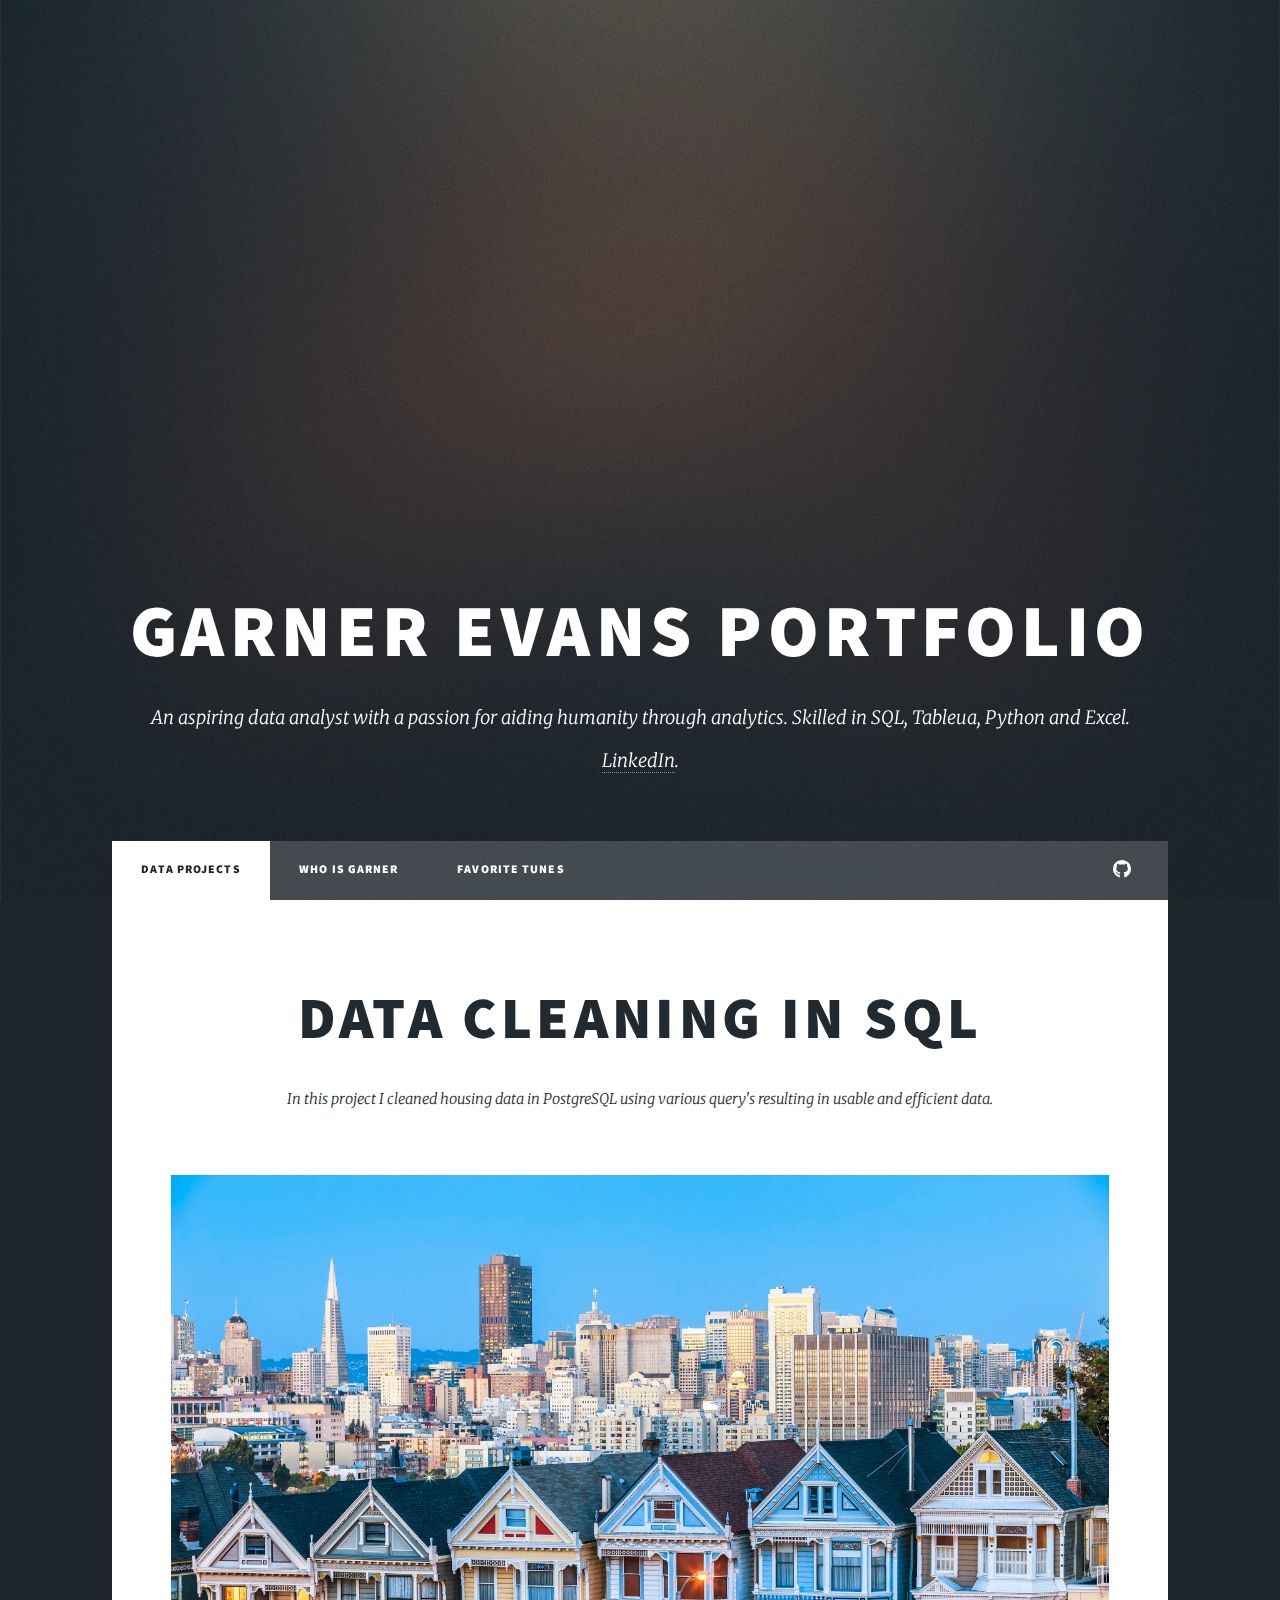
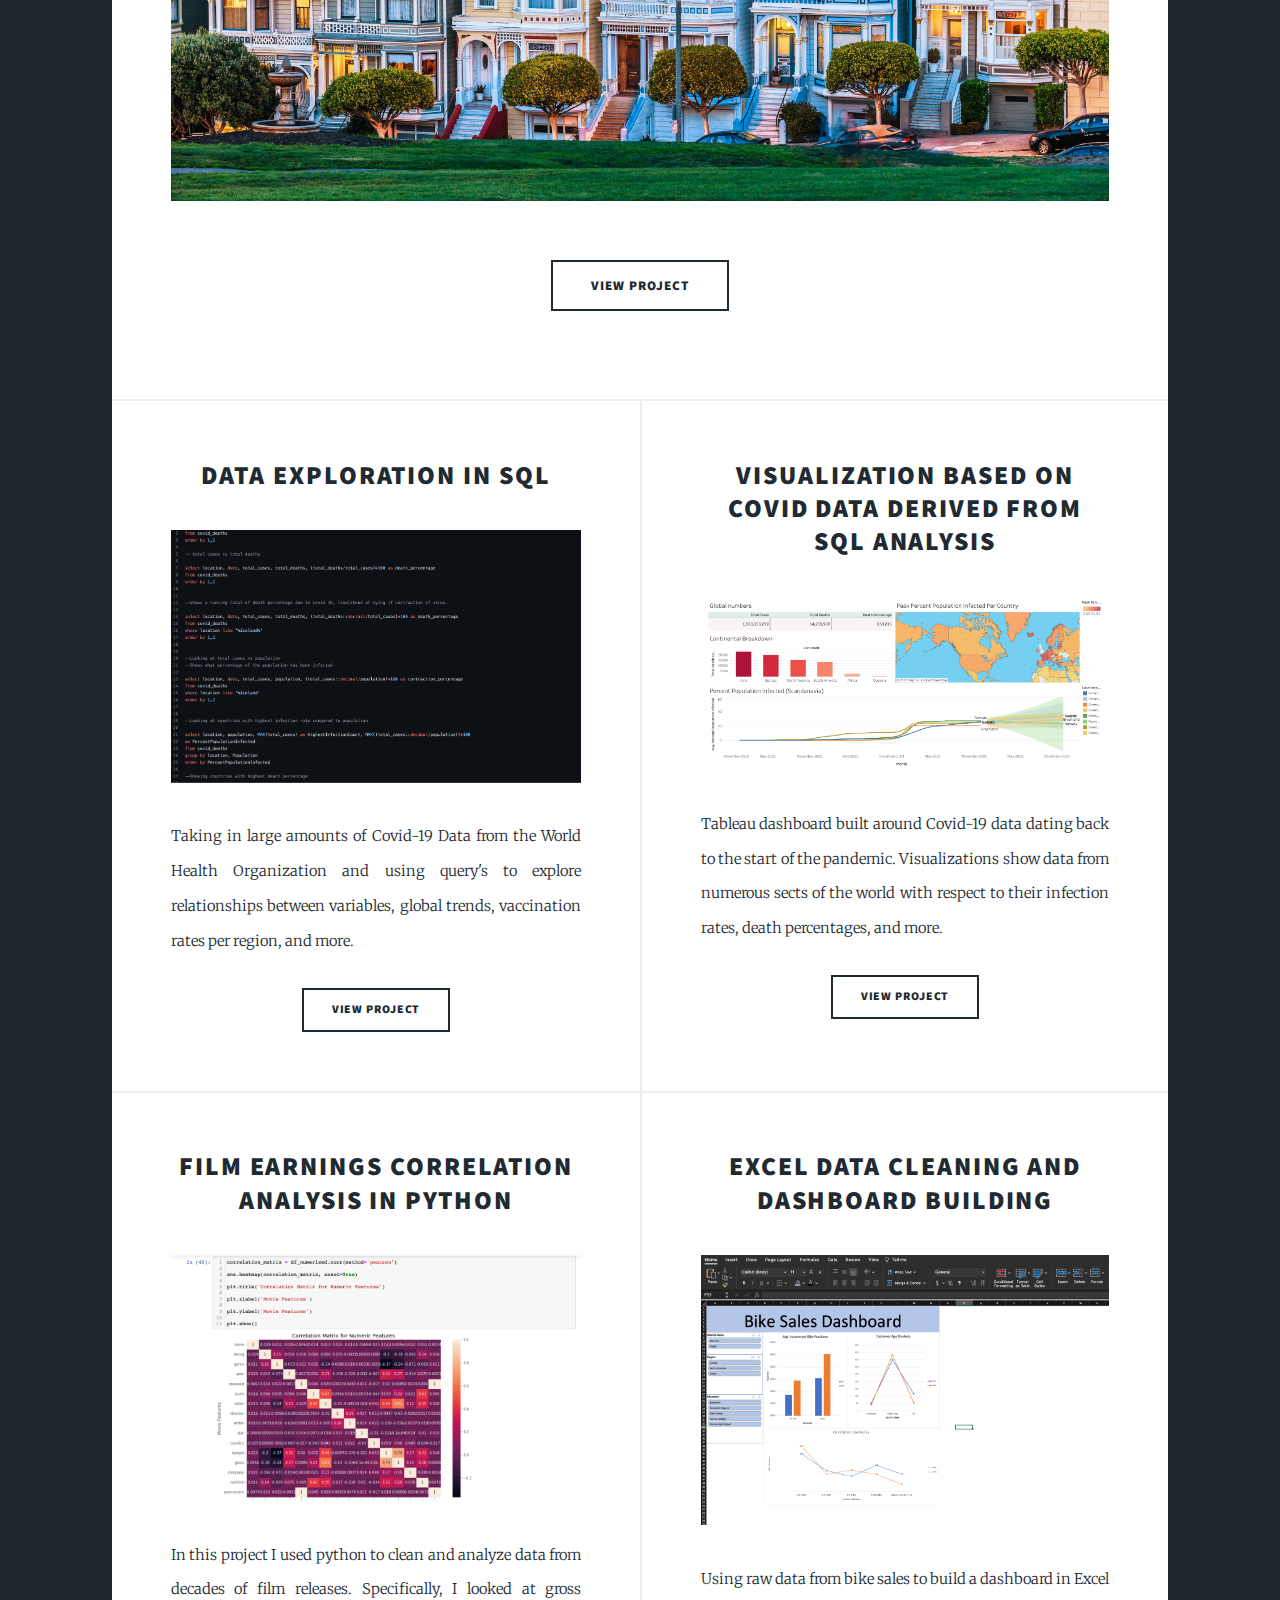
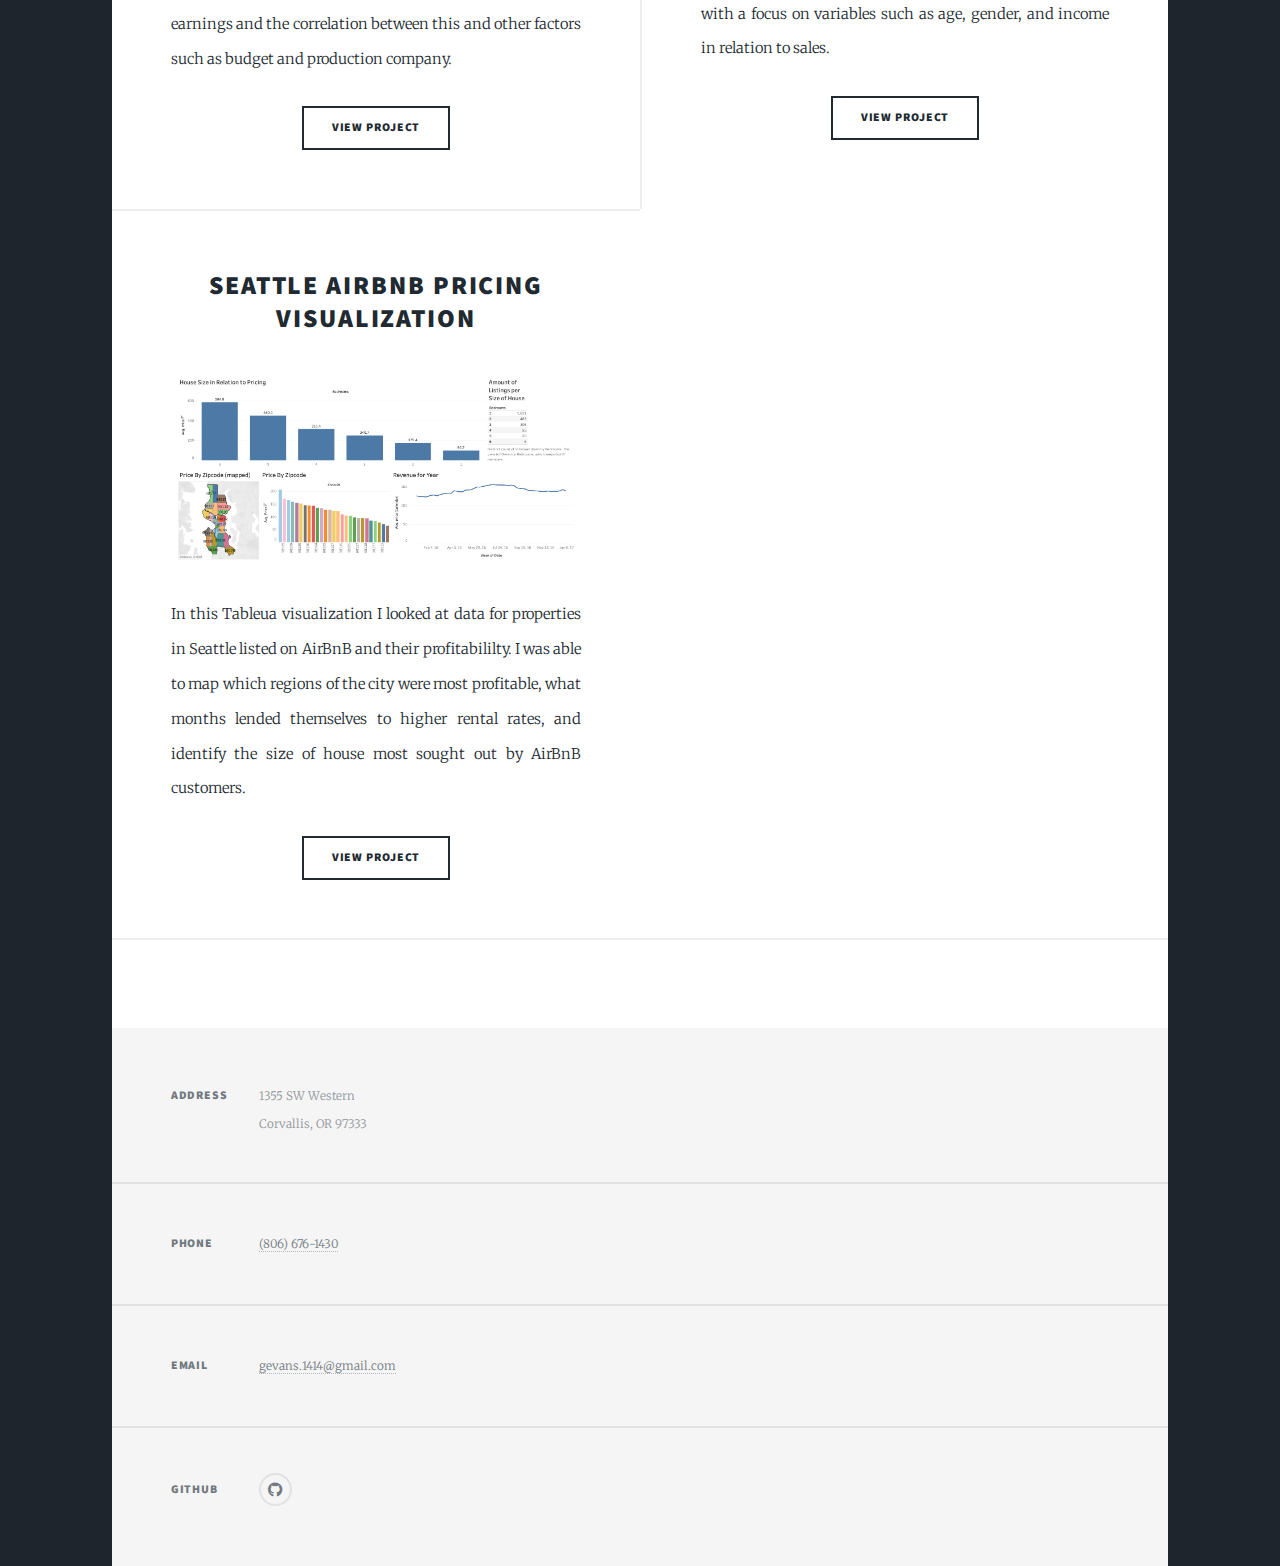
<file: index.html>
<!DOCTYPE HTML>
<!--
	Massively by HTML5 UP
	html5up.net | @ajlkn
	Free for personal and commercial use under the CCA 3.0 license (html5up.net/license)
-->
<html>
	<head>
		<title>GarnerEvansPortfolio</title>
		<meta charset="utf-8" />
		<meta name="viewport" content="width=device-width, initial-scale=1, user-scalable=no" />
		<link rel="stylesheet" href="assets/css/main.css" />
		<noscript><link rel="stylesheet" href="assets/css/noscript.css" /></noscript>
	</head>
	<body class="is-preload">

		<!-- Wrapper -->
			<div id="wrapper" class="fade-in">

				<!-- Intro -->
					<div id="intro">
						<h1>Garner Evans
							Portfolio
						</h1>
						<p>An aspiring data analyst with a passion for aiding humanity through analytics. 
							Skilled in SQL, Tableua, Python and Excel. <br> <a href="https://www.linkedin.com/in/garner-evans-236720242/">LinkedIn</a>.</p>
				
					</div>

				<!-- Header -->


				<!-- Nav -->
					<nav id="nav">
						<ul class="links">
							<li class="active"><a href="index.html">Data Projects</a></li>
							<li><a href="generic.html">Who is Garner</a></li>
							<li><a href="elements.html">Favorite Tunes</a></li>
						</ul>
						<ul class="icons">
							<li><a href="https://github.com/GarnerEvans" class="icon brands fa-github"><span class="label">GitHub</span></a></li>
						</ul>
					</nav>

				<!-- Main -->
					<div id="main">

						<!-- Featured Post -->
							<article class="post featured">
								<header class="major">
									<h2>
										<a href="https://github.com/GarnerEvans/Housing_Data_Cleaning/blob/main/housing_data_cleaning.sql">Data Cleaning in SQL <br>
										</a>
									</h2>	
									<p>In this project I cleaned housing data in PostgreSQL using various query's 
										resulting in usable and efficient data.
									</p>
								</header>
								<a href="https://github.com/GarnerEvans/Housing_Data_Cleaning/blob/main/housing_data_cleaning.sql" class="image main"><img src="images/housing.webp" alt="" /></a>
								<ul class="actions special">
									<li><a href="https://github.com/GarnerEvans/Housing_Data_Cleaning/blob/main/housing_data_cleaning.sql" class="button large">View Project</a></li>
								</ul>
							</article>

						<!-- Posts -->
							<section class="posts">
								<article>
									<header>
										<h2><a href="https://github.com/GarnerEvans/W.H.O-Covid-Data-Exploration/blob/main/Covid_data_exploration.sql">Data Exploration in SQL</a></h2>
									</header>
									<a href="https://github.com/GarnerEvans/W.H.O-Covid-Data-Exploration/blob/main/Covid_data_exploration.sql" class="image fit"><img src="images/covid.png" alt="" /></a>
									<p>Taking in large amounts of Covid-19 Data from the World Health Organization
										and using query's to explore relationships between variables, global trends, 
										vaccination rates per region, and more.
									</p>
									<ul class="actions special">
										<li><a href="https://github.com/GarnerEvans/W.H.O-Covid-Data-Exploration/blob/main/Covid_data_exploration.sql" class="button">View Project</a></li>
									</ul>
								</article>
								<article>
									<header>
										<h2><a href="https://public.tableau.com/app/profile/garner.evans/viz/CovidDataDashboard2/Dashboard1?publish=yes">Visualization Based on Covid Data derived from SQL analysis<br />
										</a></h2>
									</header>
									<a href="https://public.tableau.com/app/profile/garner.evans/viz/CovidDataDashboard2/Dashboard1?publish=yes" class="image fit"><img src="images/covid_dash.png" alt="" /></a>
									<p>Tableau dashboard built around Covid-19 data dating back to the start of the pandemic. Visualizations show data from numerous 
										sects of the world with respect to their infection rates, death percentages, and more.
									</p>
									<ul class="actions special">
										<li><a href="https://public.tableau.com/app/profile/garner.evans/viz/CovidDataDashboard2/Dashboard1?publish=yes" class="button">View Project</a></li>
									</ul>
								</article>
								<article>
									<header>
										<h2><a href="https://github.com/GarnerEvans/film_earnings_correlation_analysis/blob/main/movie_correlation%20(1).ipynb">Film Earnings Correlation Analysis in Python</a></h2>
									</header>
									<a href="https://github.com/GarnerEvans/film_earnings_correlation_analysis/blob/main/movie_correlation%20(1).ipynb" class="image fit"><img src="images/py.png" alt="" /></a>
									<p>In this project I used python to clean and analyze data from decades of film releases. 
										Specifically, I looked at gross earnings and the correlation between this and other factors such 
										as budget and production company.
									</p>
									<ul class="actions special">
										<li><a href="https://github.com/GarnerEvans/film_earnings_correlation_analysis/blob/main/movie_correlation%20(1).ipynb" class="button">View Project</a></li>
									</ul>
								</article>
								<article>
									<header>
										<h2><a href="https://github.com/GarnerEvans/bike-sales-excel/blob/main/Excel%20Bike%20Sales%20Project.xlsx">Excel Data Cleaning and Dashboard Building</a></h2>
									</header>
									<a href="https://github.com/GarnerEvans/bike-sales-excel/blob/main/Excel%20Bike%20Sales%20Project.xlsx" class="image fit"><img src="images/excel.png" alt="" /></a>
									<p>
										Using raw data from bike sales to build a dashboard in Excel with a focus on variables
										such as age, gender, and income in relation to sales.
									</p>
									<ul class="actions special">
										<li><a href="https://github.com/GarnerEvans/bike-sales-excel/blob/main/Excel%20Bike%20Sales%20Project.xlsx" class="button">View Project</a></li>
									</ul>
								</article>
								<article>
									<header>
										<h2><a href="https://public.tableau.com/app/profile/garner.evans/viz/SeattleAirbnbProject_16755459290380/Dashboard1">Seattle AirBnB Pricing Visualization</a></h2>
									</header>
									<a href="https://public.tableau.com/app/profile/garner.evans/viz/SeattleAirbnbProject_16755459290380/Dashboard1" class="image fit"><img src="images/airbnb.png" alt="" /></a>
									<p>
										In this Tableua visualization I looked at data for properties in Seattle listed on AirBnB and 
										their profitabililty. I was able to map which regions of the city were most profitable, what months
										lended themselves to higher rental rates, and identify the size of house most sought out by AirBnB customers.

									</p>
									<ul class="actions special">
										<li><a href="https://public.tableau.com/app/profile/garner.evans/viz/SeattleAirbnbProject_16755459290380/Dashboard1" class="button">View Project</a></li>
									</ul>
								</article>
							</section>

						<!-- Footer -->
							<footer>
								<div>
								</div>
							</footer>

					</div>

				<!-- Footer -->
					<footer id="footer">
						<section class="split contact">
							<section class="alt">
								<h3>Address</h3>
								<p>1355 SW Western<br />
								Corvallis, OR 97333</p>
							</section>
							<section>
								<h3>Phone</h3>
								<p><a href="#">(806) 676-1430</a></p>
							</section>
							<section>
								<h3>Email</h3>
								<p><a href="#">gevans.1414@gmail.com</a></p>
							</section>
							<section>
								<h3>Github</h3>
								<ul class="icons alt">
									<li><a href="https://github.com/GarnerEvans" class="icon brands alt fa-github"><span class="label">GitHub</span></a></li>
								</ul>
							</section>
						</section>
					</footer>



		<!-- Scripts -->
			<script src="assets/js/jquery.min.js"></script>
			<script src="assets/js/jquery.scrollex.min.js"></script>
			<script src="assets/js/jquery.scrolly.min.js"></script>
			<script src="assets/js/browser.min.js"></script>
			<script src="assets/js/breakpoints.min.js"></script>
			<script src="assets/js/util.js"></script>
			<script src="assets/js/main.js"></script>

	</body>
</html>
</file>
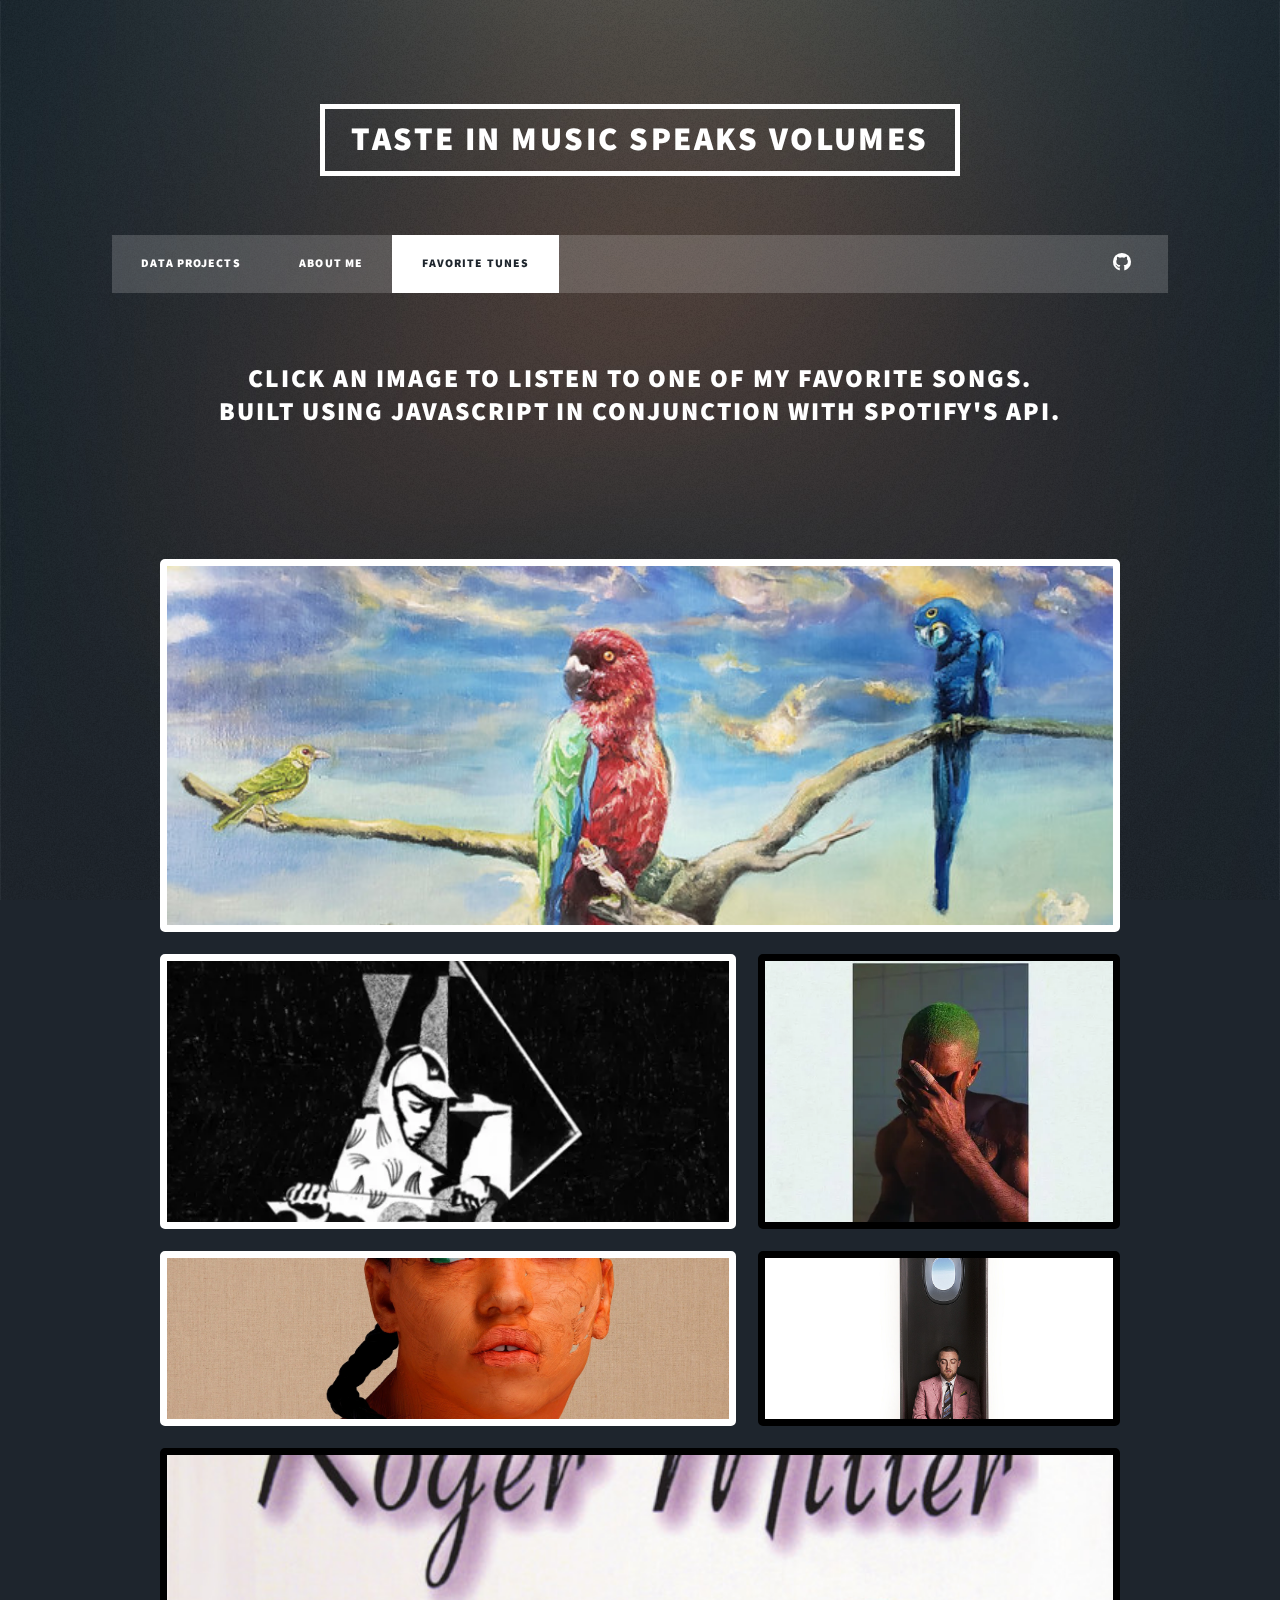
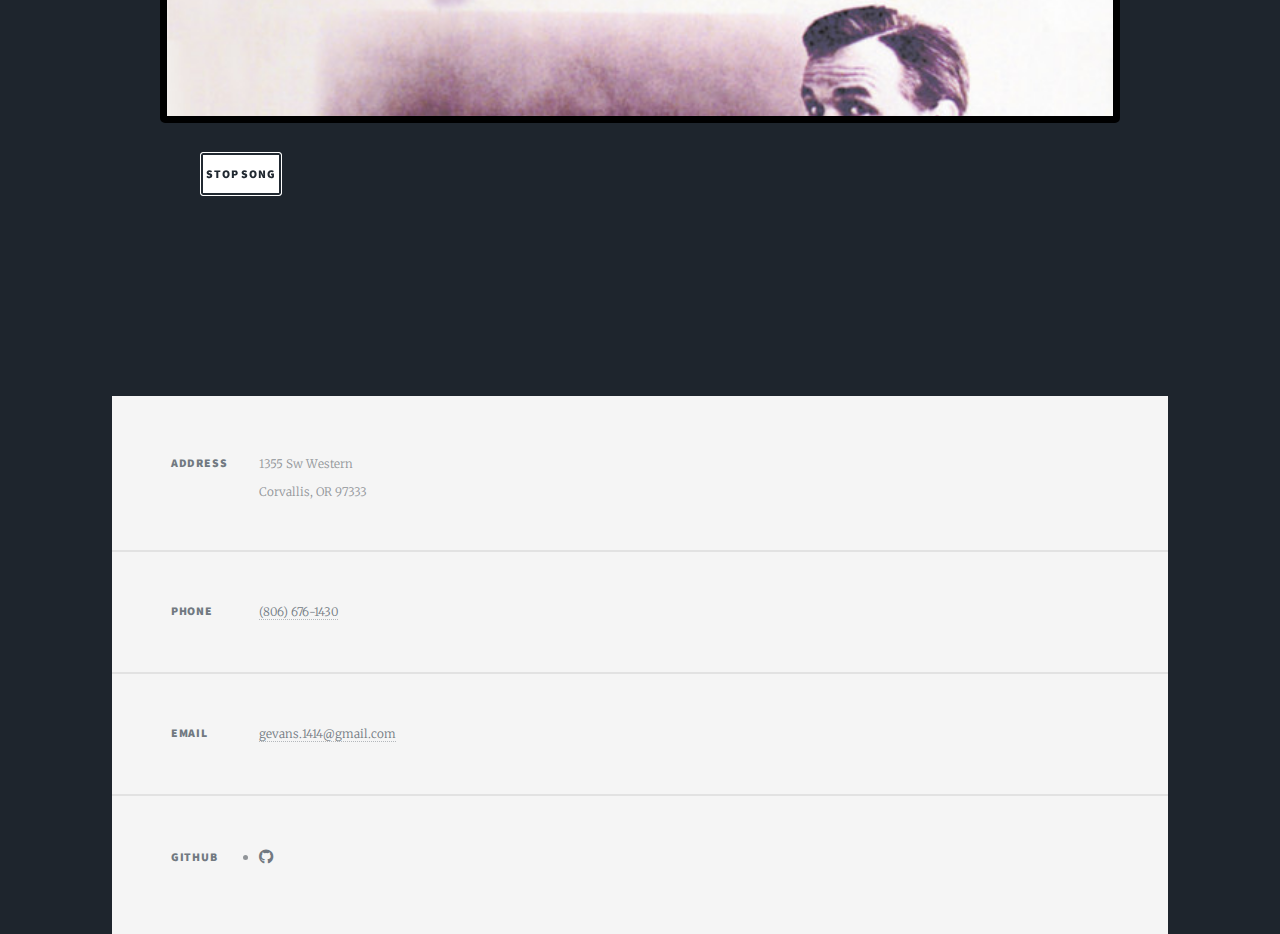
<file: elements.html>
<!DOCTYPE HTML>

<html>
	<head>
		<title>Tunes</title>
		<meta charset="utf-8" />
		<meta name="viewport" content="width=device-width, initial-scale=1, user-scalable=no" />
		<link rel="stylesheet" href="assets/css/main.css" />
		<noscript><link rel="stylesheet" href="assets/css/noscript.css" /></noscript>
	</head>
	<body class="is-preload">

		<!-- Wrapper -->
			<div id="wrapper">

				<!-- Header -->
					<header id="header">
						<a href="index.html" class="logo">Taste in Music Speaks Volumes</a>
					</header>

				<!-- Nav -->
					<nav id="nav">
						<ul class="links">
							<li><a href="index.html">Data Projects</a></li>
							<li><a href="generic.html">About Me</a></li>
							<li class="active"><a href="elements.html">Favorite Tunes</a></li>
						</ul>
						<ul class="icons">
							<li><a href="https://github.com/GarnerEvans" class="icon brands fa-github"><span class="label">GitHub</span></a></li>
						</ul>
					</nav>
<br><br>
					
					<h2 class="intro_text">
						Click an image to listen to one of my favorite songs. <br> Built using JavaScript in conjunction with Spotify's API.
					</h2>

					<body>
						<div class="container">
							<div class="gallery">
								<figure class="gallery_item gallery_item-1" id="fig1" onclick="getSong(this.id, event)">
									<img class="gallery_img" src="images/blond.webp" alt="Blonde Nikes" >
								</figure>
								<figure class="gallery_item gallery_item-2" id="fig2" onclick="getSong(this.id, event)">
									<img class="gallery_img" src="images/fka twig.jpeg" alt="Magdalene Sad Day" >
								</figure>
								<figure class="gallery_item gallery_item-3" id="fig3" onclick="getSong(this.id, event)">
									<img class="gallery_img" src="images/mac-miller-swimming-cover.jpeg" alt="Swimming Dunno" >
								</figure>
								<figure class="gallery_item gallery_item-4" id="fig4" onclick="getSong(this.id, event)">
									<img class="gallery_img" src="images/king krule.webp" alt="Six Feet Beneath The Moon Out getting Ribs" >
								</figure>
								<figure class="gallery_item gallery_item-5" id="fig5" onclick="getSong(this.id, event)">
									<img  class="gallery_img" src="images/King_of_the_road.jpeg" alt="King of the Road Roger Miller">
								</figure>
								<figure class="gallery_item gallery_item-6" id="fig6" onclick="getSong(this.id, event)">
									<img class="gallery_img" src="images/Mission.jpeg" alt="Mission God Save the Animals" >
								</figure>
							</div>
						</div>
						<div class="buttoncontain"></div>
							<button onclick="stopSnippet()">Stop Song</button> 
						</div>
					</body>

<script>
					let song;
					let playSong;
					
					
					// Spotify client credentials
					const clientId = '44925c3eea5a4e0b84b0b37507440ce0';
					const clientSecret = '6a1f625e1eae48788801c6fa3e46dbea';
					
					const _getToken = async () => {
						const result = await fetch(`https://accounts.spotify.com/api/token`, {
							method: 'POST',
							headers:{
								'Content-Type': 'application/x-www-form-urlencoded',
								'Authorization': 'Basic ' + btoa(clientId + ':' + clientSecret)
							},
							body: 'grant_type=client_credentials'
					});
					
						//access the data given to us by the fetch response
						const data = await result.json();
						return data.access_token
					}
					
					//function to get song infot when image figure is clicked
					/** 
					* @param img_index
					* @param item_index
					*
					*
					*function gets a song from spotify using the image index of our gallery. Then 
					it finds the correct item_index inside of the json response data from spotify
					which will produce a previes  URL which will be used to play our selected song
					*
					*/
					
					async function clickedEvent(img_index, item_index){
						//get track name
						let track = document.getElementsByTagName('img')[img_index].attributes[2].value
					
						//get our token
						let token = await _getToken();
					
						let headers = new Headers([
							['Content-Type', 'application/json'],
							['Accept', 'application/json'],
							['Authorization', `Bearer ${token}`]
						]);
					
						let request = new Request(`https://api.spotify.com/v1/search?q=${track}&type=track&limit=15`,{
							method: 'GET',
							headers: headers
						});
					
					
						let result = await fetch(request);
					
						let response = await result.json();
					
						console.log(response)
						let song = response.tracks.items[item_index].preview_url
					
						//Before we play a song first check if play song is true and if so stop it
						if (playSong){
							stopSnippet();
						}
						songSnippet(song);
					}
					
					/** 
					* @param id 
					* @param event 
					* id = image id for gallery image
					* event = Mouse event given by the action from our user
					* Our function will produce songs from the clickedEvent based on index of the image
					*/
					
					function getSong(id, event){
						switch(id){
							case 'fig1': { //nikes by frank ocean
					
								clickedEvent(0,0)
								break;
							}
							case 'fig2': { //sad day by fka twigs
								// event.stopPropogation();
								clickedEvent(1,0)
								break;
							}
							case 'fig3': { //swimming mac
								// event.stopPropogation();
								clickedEvent(2,0)
								break;
							}
							case 'fig4': { //king krule
								// event.stopPropogation();
								clickedEvent(3,0)
								break;
							}
							case 'fig5': { //barter 6
								// event.stopPropogation();
								clickedEvent(4,0)
								break;
							}
							case 'fig6': { //hospice
								// event.stopPropogation();
								clickedEvent(5,0)
								break;
							}
							
						}
					}
					
					/**
					 * @param url
					 * 
					 * Url is the song preview url
					 * 
					 * function will return the audio clip given by the url
					 */
					
					function songSnippet(url){
						playSong = new Audio(url);
						return playSong.play()
					}
					
					//this function returns an event to stop the song snippet
					
					function stopSnippet(){
						return playSong.pause();
					}
</script>

<style>
/* *, *::after, *::before{
    box-sizing: inherit;
    margin: 0;
    padding: 0;
    
} */

/* html{
    box-sizing: border-box;
    font-size: 62.5%;
    padding: 0;
} */

/* body {
    font-family: Georgia, 'Times New Roman', Times, serif;
    color: #333;
    line-height: 1.6;
    margin-right: 20px;
    margin-bottom: 20px;
    background-image: tbd;
    background-size: cover;
    background-repeat: no-repeat;
} */

button {
    background-color: white !important;
    border: 1px solid white;
    padding-right: 5px;
	padding-left: 5px;
    border-radius: 3px;
	justify-content: center;
	text-align: center;
	margin-left: 200px;
	margin-bottom: 200px;
	color: aqua;
}

button:hover{
    background-color: grey !important;
    border: 4px solid grey;
    border-radius: 1px;;

}

.container {
    width: 75%;
    margin: 2rem auto;
}

.gallery {
    display: grid;
    grid-template-columns: repeat(12, 1fr);
    grid-template-rows: repeat(12, 6vw);
    grid-gap: 1.5rem;
    padding-top: 100px;
}

.gallery_img{
    width: 100%;
    height: 100%;
    max-height: 500%;
    object-fit: cover;
    display: block;
}

.gallery_item-1 {
    grid-column-start: 11;
    grid-column-end: 25;
    grid-row-start: 5;
    grid-row-end: 8;
	border: 0.5rem solid black;
	border-radius: 5px;
}

.gallery_item-2 {
    grid-column-start: 1;
    grid-column-end: 11;
    grid-row-start: 8;
    grid-row-end: 10;
    /* height: 250px; */
	border: 0.5rem solid white;
	border-radius: 5px;
}

.gallery_item-3 {
    grid-column-start: 11;
    grid-column-end: 25;
    grid-row-start: 8;
    grid-row-end: 10;
	border: 0.5rem solid black;
	border-radius: 5px;
}

.gallery_item-4 {
    grid-column-start: 1;
    grid-column-end: 11;
    grid-row-start: 5;
    grid-row-end: 8;
	border: 0.5rem solid white;
	border-radius: 5px;
}

.gallery_item-5 {
    grid-column-start: 1;
    grid-column-end: 25;
    grid-row-start: 10;
    grid-row-end: 13;
	border: 0.5rem solid black;
	border-radius: 5px;
}

.gallery_item-6 {
    grid-column-start: 1;
    grid-column-end: 25;
    grid-row-start: 1;
    grid-row-end: 5;
	border: 0.5rem solid white;
	border-radius: 5px;
}

.buttoncontain {
    display: flex;
	text-align: center;

}

.Taste {
	color: white;
}

.intro_text {
	color: white;
	text-align: center;
}
</style>





				<!-- Footer -->
					<footer id="footer">

						<section class="split contact">
							<section class="alt">
								<h3>Address</h3>
								<p>1355 Sw Western<br />
								Corvallis, OR 97333</p>
							</section>
							<section>
								<h3>Phone</h3>
								<p><a href="#">(806) 676-1430</a></p>
							</section>
							<section>
								<h3>Email</h3>
								<p><a href="#">gevans.1414@gmail.com</a></p>
							</section>
							<section>
								<h3>Github</h3>
									<li><a href="#" class="icon brands alt fa-github"><span class="label">GitHub</span></a></li>
								</ul>
							</section>
						</section>
					</footer>

				<!-- Copyright -->


			</div>

		<!-- Scripts -->
			<script src="assets/js/jquery.min.js"></script>
			<script src="assets/js/jquery.scrollex.min.js"></script>
			<script src="assets/js/jquery.scrolly.min.js"></script>
			<script src="assets/js/browser.min.js"></script>
			<script src="assets/js/breakpoints.min.js"></script>
			<script src="assets/js/util.js"></script>
			<script src="assets/js/main.js"></script>

	</body>
</html>
</file>
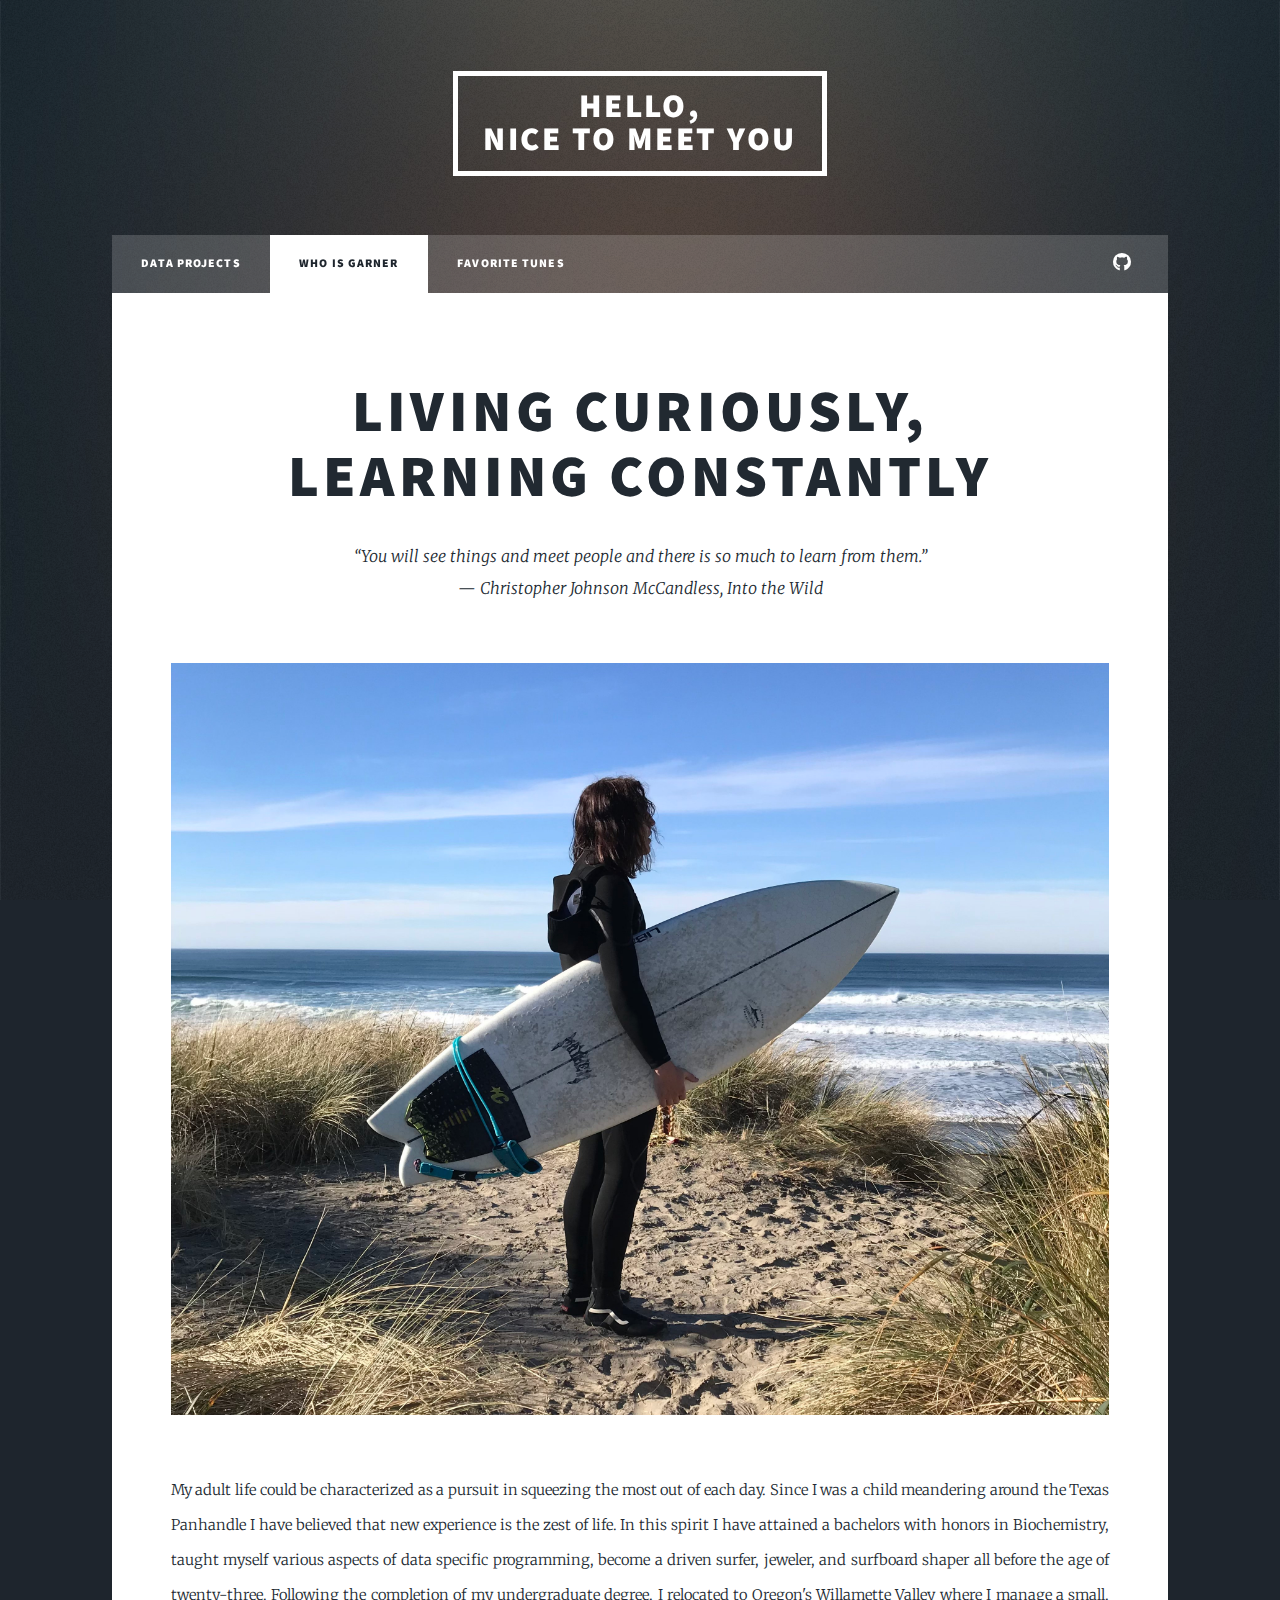
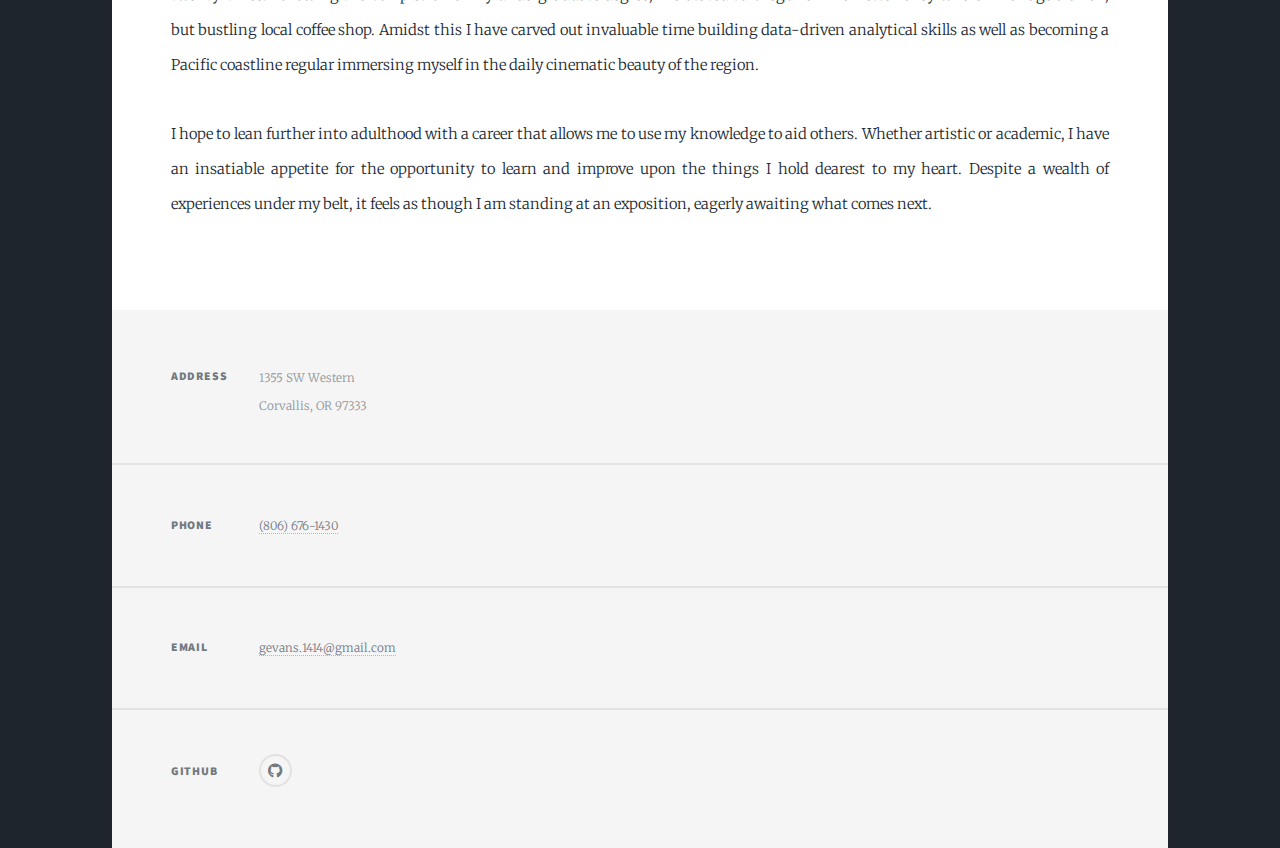
<file: generic.html>
<!DOCTYPE HTML>
<!--
	Massively by HTML5 UP
	html5up.net | @ajlkn
	Free for personal and commercial use under the CCA 3.0 license (html5up.net/license)
-->
<html>
	<head>
		<title>About me
		</title>
		<meta charset="utf-8" />
		<meta name="viewport" content="width=device-width, initial-scale=1, user-scalable=no" />
		<link rel="stylesheet" href="assets/css/main.css" />
		<noscript><link rel="stylesheet" href="assets/css/noscript.css" /></noscript>
	</head>
	<body class="is-preload">

		<!-- Wrapper -->
			<div id="wrapper">

				<!-- Header -->
					<header id="header">
						<a href="index.html" class="logo">Hello, <br>Nice to meet you</a>
					</header>

				<!-- Nav -->
					<nav id="nav">
						<ul class="links">
							<li><a href="index.html">Data Projects</a></li>
							<li class="active"><a href="generic.html">Who is Garner</a></li>
							<li><a href="elements.html">Favorite Tunes</a></li>
						</ul>
						<ul class="icons">
							<li><a href="https://github.com/GarnerEvans" class="icon brands fa-github"><span class="label">GitHub</span></a></li>
						</ul>
					</nav>

				<!-- Main -->
					<div id="main">


							<section class="post">
								<header class="major">
									<h1>Living Curiously,<br />
									Learning Constantly</h1>
									<p>“You will see things and meet people and there is so much to learn from them.” <br>
										― Christopher Johnson McCandless, Into the Wild</p>
								</header>
								<div class="image main"><img src="images/me.jpg" alt="" /></div>
								<p>
									My adult life could be characterized as a pursuit in squeezing the most out of each day.
									Since I was a child meandering around the Texas Panhandle I have believed that new experience is the zest of life.
									In this spirit I have attained a bachelors with honors
									in Biochemistry, taught myself various aspects of data specific programming, become a driven surfer, jeweler,
									and surfboard shaper all before the age of twenty-three. Following the completion of my undergraduate degree, I 
									relocated to Oregon's Willamette Valley where I manage a small, but bustling local coffee shop.
									Amidst this I have carved out invaluable time building data-driven analytical skills as well as becoming a Pacific coastline 
									regular immersing myself in the daily cinematic beauty of the region. 
									<br> <br>
									I hope to lean further into adulthood with a career that allows me to use my knowledge to aid others.
									Whether artistic or academic, I have an insatiable appetite for the opportunity to learn and improve upon the things
									I hold dearest to my heart. Despite a wealth of experiences under my belt, it feels as though I am standing at an exposition,
									eagerly awaiting what comes next.
								</p>
								<p>
								</p>
							</section>
					</div>

				<!-- Footer -->
					<footer id="footer">
					
						<section class="split contact">
							<section class="alt">
								<h3>Address</h3>
								<p>1355 SW Western <br />
								Corvallis, OR 97333</p>
							</section>
							<section>
								<h3>Phone</h3>
								<p><a href="#">(806) 676-1430</a></p>
							</section>
							<section>
								<h3>Email</h3>
								<p><a href="#">gevans.1414@gmail.com</a></p>
							</section>
							<section>
								<h3>Github</h3>
								<ul class="icons alt">
									<li><a href="#" class="icon brands alt fa-github"><span class="label">GitHub</span></a></li>
								</ul>
							</section>
						</section>
					</footer>



			</div>

		<!-- Scripts -->
			<script src="assets/js/jquery.min.js"></script>
			<script src="assets/js/jquery.scrollex.min.js"></script>
			<script src="assets/js/jquery.scrolly.min.js"></script>
			<script src="assets/js/browser.min.js"></script>
			<script src="assets/js/breakpoints.min.js"></script>
			<script src="assets/js/util.js"></script>
			<script src="assets/js/main.js"></script>

	</body>
</html>
</file>
<file: assets/css/main.css>
@import url(fontawesome-all.min.css);
@import url("https://fonts.googleapis.com/css?family=Merriweather:300,700,300italic,700italic|Source+Sans+Pro:900");

/*
	Massively by HTML5 UP
	html5up.net | @ajlkn
	Free for personal and commercial use under the CCA 3.0 license (html5up.net/license)
*/

html, body, div, span, applet, object,
iframe, h1, h2, h3, h4, h5, h6, p, blockquote,
pre, a, abbr, acronym, address, big, cite,
code, del, dfn, em, img, ins, kbd, q, s, samp,
small, strike, strong, sub, sup, tt, var, b,
u, i, center, dl, dt, dd, ol, ul, li, fieldset,
form, label, legend, table, caption, tbody,
tfoot, thead, tr, th, td, article, aside,
canvas, details, embed, figure, figcaption,
footer, header, hgroup, menu, nav, output, ruby,
section, summary, time, mark, audio, video {
	margin: 0;
	padding: 0;
	border: 0;
	font-size: 100%;
	font: inherit;
	vertical-align: baseline;}

article, aside, details, figcaption, figure,
footer, header, hgroup, menu, nav, section {
	display: block;}

body {
	line-height: 1;
}

ol, ul {
	list-style: none;
}

blockquote, q {
	quotes: none;
}

	blockquote:before, blockquote:after, q:before, q:after {
		content: '';
		content: none;
	}

table {
	border-collapse: collapse;
	border-spacing: 0;
}

body {
	-webkit-text-size-adjust: none;
}

mark {
	background-color: transparent;
	color: inherit;
}

input::-moz-focus-inner {
	border: 0;
	padding: 0;
}

input, select, textarea {
	-moz-appearance: none;
	-webkit-appearance: none;
	-ms-appearance: none;
	appearance: none;
}

/* Basic */

	@-ms-viewport {
		width: device-width;
	}

	body {
		-ms-overflow-style: scrollbar;
	}

	@media screen and (max-width: 480px) {

		html, body {
			min-width: 320px;
		}

	}

	html {
		box-sizing: border-box;
	}

	*, *:before, *:after {
		box-sizing: inherit;
	}

	body {
		background-color: #1e252d;
	}

		body.is-preload *, body.is-preload *:before, body.is-preload *:after {
			-moz-animation: none !important;
			-webkit-animation: none !important;
			-ms-animation: none !important;
			animation: none !important;
			-moz-transition: none !important;
			-webkit-transition: none !important;
			-ms-transition: none !important;
			transition: none !important;
		}

/* Type */

	html {
		font-size: 16pt;
	}

		@media screen and (max-width: 1680px) {

			html {
				font-size: 12pt;
			}

		}

		@media screen and (max-width: 1280px) {

			html {
				font-size: 11pt;
			}

		}

		@media screen and (max-width: 360px) {

			html {
				font-size: 10pt;
			}

		}

	body {
		color: #212931;
	}

	body, input, select, textarea {
		font-family: "Merriweather", Georgia, serif;
		font-weight: 300;
		font-size: 1rem;
		line-height: 2.375;
	}

	a {
		-moz-transition: color 0.2s ease-in-out, background-color 0.2s ease-in-out, border-color 0.2s ease-in-out, box-shadow 0.2s ease-in-out;
		-webkit-transition: color 0.2s ease-in-out, background-color 0.2s ease-in-out, border-color 0.2s ease-in-out, box-shadow 0.2s ease-in-out;
		-ms-transition: color 0.2s ease-in-out, background-color 0.2s ease-in-out, border-color 0.2s ease-in-out, box-shadow 0.2s ease-in-out;
		transition: color 0.2s ease-in-out, background-color 0.2s ease-in-out, border-color 0.2s ease-in-out, box-shadow 0.2s ease-in-out;
		border-bottom: dotted 1px;
		text-decoration: none;
	}

		a:hover {
			border-bottom-color: transparent;
		}

	strong, b {
		font-weight: 600;
	}

	em, i {
		font-style: italic;
	}

	p {
		text-align: justify;
		margin: 0 0 2rem 0;
	}

	h1, h2, h3, h4, h5, h6 {
		font-family: "Source Sans Pro", Helvetica, sans-serif;
		font-weight: 900;
		line-height: 1.5;
		letter-spacing: 0.075em;
		text-transform: uppercase;
		margin: 0 0 1rem 0;
	}

		h1 a, h2 a, h3 a, h4 a, h5 a, h6 a {
			border-bottom: 0;
			color: inherit;
			text-decoration: none;
		}

	h1 {
		font-size: 4rem;
		line-height: 1.1;
		margin: 0 0 2rem 0;
	}

	h2 {
		font-size: 1.75rem;
		line-height: 1.3;
		margin: 0 0 1.5rem 0;
	}

	h3 {
		font-size: 1.25rem;
		margin: 0 0 1.5rem 0;
	}

	h4 {
		font-size: 1rem;
	}

	h5 {
		font-size: 0.9rem;
	}

	h6 {
		font-size: 0.8rem;
	}

	sub {
		font-size: 0.8rem;
		position: relative;
		top: 0.5rem;
	}

	sup {
		font-size: 0.8rem;
		position: relative;
		top: -0.5rem;
	}

	blockquote {
		border-left: solid 4px;
		font-style: italic;
		margin: 0 0 2rem 0;
		padding: 0.5rem 0 0.5rem 2rem;
	}

	code {
		border: solid 2px;
		font-family: "Courier New", monospace;
		font-size: 0.9rem;
		margin: 0 0.25rem;
		padding: 0.25rem 0.65rem;
	}

	pre {
		-webkit-overflow-scrolling: touch;
		font-family: "Courier New", monospace;
		font-size: 0.9rem;
		margin: 0 0 2rem 0;
	}

		pre code {
			display: block;
			line-height: 1.75;
			padding: 1rem 1.5rem;
			overflow-x: auto;
		}

	hr {
		border: 0;
		border-bottom: solid 2px;
		margin: 3rem 0;
	}

		hr.major {
			margin: 5rem 0;
		}

	.align-left {
		text-align: left;
	}

	.align-center {
		text-align: center;
	}

	.align-right {
		text-align: right;
	}

	input, select, textarea {
		color: #212931;
	}

	a {
		color: #212931;
		border-bottom-color: rgba(33, 41, 49, 0.5);
	}

		a:hover {
			border-bottom-color: transparent;
			color: #18bfef !important;
		}

	strong, b {
		color: #212931;
	}

	h1, h2, h3, h4, h5, h6 {
		color: #212931;
	}

	blockquote {
		border-left-color: #eeeeee;
	}

	code {
		background: rgba(220, 220, 220, 0.25);
		border-color: #eeeeee;
	}

	hr {
		border-bottom-color: #eeeeee;
	}

/* Row */

	.row {
		display: flex;
		flex-wrap: wrap;
		box-sizing: border-box;
		align-items: stretch;
	}

		.row > * {
			box-sizing: border-box;
		}

		.row.gtr-uniform > * > :last-child {
			margin-bottom: 0;
		}

		.row.aln-left {
			justify-content: flex-start;
		}

		.row.aln-center {
			justify-content: center;
		}

		.row.aln-right {
			justify-content: flex-end;
		}

		.row.aln-top {
			align-items: flex-start;
		}

		.row.aln-middle {
			align-items: center;
		}

		.row.aln-bottom {
			align-items: flex-end;
		}

		.row > .imp {
			order: -1;
		}

		.row > .col-1 {
			width: 8.33333%;
		}

		.row > .off-1 {
			margin-left: 8.33333%;
		}

		.row > .col-2 {
			width: 16.66667%;
		}

		.row > .off-2 {
			margin-left: 16.66667%;
		}

		.row > .col-3 {
			width: 25%;
		}

		.row > .off-3 {
			margin-left: 25%;
		}

		.row > .col-4 {
			width: 33.33333%;
		}

		.row > .off-4 {
			margin-left: 33.33333%;
		}

		.row > .col-5 {
			width: 41.66667%;
		}

		.row > .off-5 {
			margin-left: 41.66667%;
		}

		.row > .col-6 {
			width: 50%;
		}

		.row > .off-6 {
			margin-left: 50%;
		}

		.row > .col-7 {
			width: 58.33333%;
		}

		.row > .off-7 {
			margin-left: 58.33333%;
		}

		.row > .col-8 {
			width: 66.66667%;
		}

		.row > .off-8 {
			margin-left: 66.66667%;
		}

		.row > .col-9 {
			width: 75%;
		}

		.row > .off-9 {
			margin-left: 75%;
		}

		.row > .col-10 {
			width: 83.33333%;
		}

		.row > .off-10 {
			margin-left: 83.33333%;
		}

		.row > .col-11 {
			width: 91.66667%;
		}

		.row > .off-11 {
			margin-left: 91.66667%;
		}

		.row > .col-12 {
			width: 100%;
		}

		.row > .off-12 {
			margin-left: 100%;
		}

		.row.gtr-0 {
			margin-top: 0;
			margin-left: 0rem;
		}

			.row.gtr-0 > * {
				padding: 0 0 0 0rem;
			}

			.row.gtr-0.gtr-uniform {
				margin-top: 0rem;
			}

				.row.gtr-0.gtr-uniform > * {
					padding-top: 0rem;
				}

		.row.gtr-25 {
			margin-top: 0;
			margin-left: -0.375rem;
		}

			.row.gtr-25 > * {
				padding: 0 0 0 0.375rem;
			}

			.row.gtr-25.gtr-uniform {
				margin-top: -0.375rem;
			}

				.row.gtr-25.gtr-uniform > * {
					padding-top: 0.375rem;
				}

		.row.gtr-50 {
			margin-top: 0;
			margin-left: -0.75rem;
		}

			.row.gtr-50 > * {
				padding: 0 0 0 0.75rem;
			}

			.row.gtr-50.gtr-uniform {
				margin-top: -0.75rem;
			}

				.row.gtr-50.gtr-uniform > * {
					padding-top: 0.75rem;
				}

		.row {
			margin-top: 0;
			margin-left: -1.5rem;
		}

			.row > * {
				padding: 0 0 0 1.5rem;
			}

			.row.gtr-uniform {
				margin-top: -1.5rem;
			}

				.row.gtr-uniform > * {
					padding-top: 1.5rem;
				}

		.row.gtr-150 {
			margin-top: 0;
			margin-left: -2.25rem;
		}

			.row.gtr-150 > * {
				padding: 0 0 0 2.25rem;
			}

			.row.gtr-150.gtr-uniform {
				margin-top: -2.25rem;
			}

				.row.gtr-150.gtr-uniform > * {
					padding-top: 2.25rem;
				}

		.row.gtr-200 {
			margin-top: 0;
			margin-left: -3rem;
		}

			.row.gtr-200 > * {
				padding: 0 0 0 3rem;
			}

			.row.gtr-200.gtr-uniform {
				margin-top: -3rem;
			}

				.row.gtr-200.gtr-uniform > * {
					padding-top: 3rem;
				}

		@media screen and (max-width: 1680px) {

			.row {
				display: flex;
				flex-wrap: wrap;
				box-sizing: border-box;
				align-items: stretch;
			}

				.row > * {
					box-sizing: border-box;
				}

				.row.gtr-uniform > * > :last-child {
					margin-bottom: 0;
				}

				.row.aln-left {
					justify-content: flex-start;
				}

				.row.aln-center {
					justify-content: center;
				}

				.row.aln-right {
					justify-content: flex-end;
				}

				.row.aln-top {
					align-items: flex-start;
				}

				.row.aln-middle {
					align-items: center;
				}

				.row.aln-bottom {
					align-items: flex-end;
				}

				.row > .imp-xlarge {
					order: -1;
				}

				.row > .col-1-xlarge {
					width: 8.33333%;
				}

				.row > .off-1-xlarge {
					margin-left: 8.33333%;
				}

				.row > .col-2-xlarge {
					width: 16.66667%;
				}

				.row > .off-2-xlarge {
					margin-left: 16.66667%;
				}

				.row > .col-3-xlarge {
					width: 25%;
				}

				.row > .off-3-xlarge {
					margin-left: 25%;
				}

				.row > .col-4-xlarge {
					width: 33.33333%;
				}

				.row > .off-4-xlarge {
					margin-left: 33.33333%;
				}

				.row > .col-5-xlarge {
					width: 41.66667%;
				}

				.row > .off-5-xlarge {
					margin-left: 41.66667%;
				}

				.row > .col-6-xlarge {
					width: 50%;
				}

				.row > .off-6-xlarge {
					margin-left: 50%;
				}

				.row > .col-7-xlarge {
					width: 58.33333%;
				}

				.row > .off-7-xlarge {
					margin-left: 58.33333%;
				}

				.row > .col-8-xlarge {
					width: 66.66667%;
				}

				.row > .off-8-xlarge {
					margin-left: 66.66667%;
				}

				.row > .col-9-xlarge {
					width: 75%;
				}

				.row > .off-9-xlarge {
					margin-left: 75%;
				}

				.row > .col-10-xlarge {
					width: 83.33333%;
				}

				.row > .off-10-xlarge {
					margin-left: 83.33333%;
				}

				.row > .col-11-xlarge {
					width: 91.66667%;
				}

				.row > .off-11-xlarge {
					margin-left: 91.66667%;
				}

				.row > .col-12-xlarge {
					width: 100%;
				}

				.row > .off-12-xlarge {
					margin-left: 100%;
				}

				.row.gtr-0 {
					margin-top: 0;
					margin-left: 0rem;
				}

					.row.gtr-0 > * {
						padding: 0 0 0 0rem;
					}

					.row.gtr-0.gtr-uniform {
						margin-top: 0rem;
					}

						.row.gtr-0.gtr-uniform > * {
							padding-top: 0rem;
						}

				.row.gtr-25 {
					margin-top: 0;
					margin-left: -0.375rem;
				}

					.row.gtr-25 > * {
						padding: 0 0 0 0.375rem;
					}

					.row.gtr-25.gtr-uniform {
						margin-top: -0.375rem;
					}

						.row.gtr-25.gtr-uniform > * {
							padding-top: 0.375rem;
						}

				.row.gtr-50 {
					margin-top: 0;
					margin-left: -0.75rem;
				}

					.row.gtr-50 > * {
						padding: 0 0 0 0.75rem;
					}

					.row.gtr-50.gtr-uniform {
						margin-top: -0.75rem;
					}

						.row.gtr-50.gtr-uniform > * {
							padding-top: 0.75rem;
						}

				.row {
					margin-top: 0;
					margin-left: -1.5rem;
				}

					.row > * {
						padding: 0 0 0 1.5rem;
					}

					.row.gtr-uniform {
						margin-top: -1.5rem;
					}

						.row.gtr-uniform > * {
							padding-top: 1.5rem;
						}

				.row.gtr-150 {
					margin-top: 0;
					margin-left: -2.25rem;
				}

					.row.gtr-150 > * {
						padding: 0 0 0 2.25rem;
					}

					.row.gtr-150.gtr-uniform {
						margin-top: -2.25rem;
					}

						.row.gtr-150.gtr-uniform > * {
							padding-top: 2.25rem;
						}

				.row.gtr-200 {
					margin-top: 0;
					margin-left: -3rem;
				}

					.row.gtr-200 > * {
						padding: 0 0 0 3rem;
					}

					.row.gtr-200.gtr-uniform {
						margin-top: -3rem;
					}

						.row.gtr-200.gtr-uniform > * {
							padding-top: 3rem;
						}

		}

		@media screen and (max-width: 1280px) {

			.row {
				display: flex;
				flex-wrap: wrap;
				box-sizing: border-box;
				align-items: stretch;
			}

				.row > * {
					box-sizing: border-box;
				}

				.row.gtr-uniform > * > :last-child {
					margin-bottom: 0;
				}

				.row.aln-left {
					justify-content: flex-start;
				}

				.row.aln-center {
					justify-content: center;
				}

				.row.aln-right {
					justify-content: flex-end;
				}

				.row.aln-top {
					align-items: flex-start;
				}

				.row.aln-middle {
					align-items: center;
				}

				.row.aln-bottom {
					align-items: flex-end;
				}

				.row > .imp-large {
					order: -1;
				}

				.row > .col-1-large {
					width: 8.33333%;
				}

				.row > .off-1-large {
					margin-left: 8.33333%;
				}

				.row > .col-2-large {
					width: 16.66667%;
				}

				.row > .off-2-large {
					margin-left: 16.66667%;
				}

				.row > .col-3-large {
					width: 25%;
				}

				.row > .off-3-large {
					margin-left: 25%;
				}

				.row > .col-4-large {
					width: 33.33333%;
				}

				.row > .off-4-large {
					margin-left: 33.33333%;
				}

				.row > .col-5-large {
					width: 41.66667%;
				}

				.row > .off-5-large {
					margin-left: 41.66667%;
				}

				.row > .col-6-large {
					width: 50%;
				}

				.row > .off-6-large {
					margin-left: 50%;
				}

				.row > .col-7-large {
					width: 58.33333%;
				}

				.row > .off-7-large {
					margin-left: 58.33333%;
				}

				.row > .col-8-large {
					width: 66.66667%;
				}

				.row > .off-8-large {
					margin-left: 66.66667%;
				}

				.row > .col-9-large {
					width: 75%;
				}

				.row > .off-9-large {
					margin-left: 75%;
				}

				.row > .col-10-large {
					width: 83.33333%;
				}

				.row > .off-10-large {
					margin-left: 83.33333%;
				}

				.row > .col-11-large {
					width: 91.66667%;
				}

				.row > .off-11-large {
					margin-left: 91.66667%;
				}

				.row > .col-12-large {
					width: 100%;
				}

				.row > .off-12-large {
					margin-left: 100%;
				}

				.row.gtr-0 {
					margin-top: 0;
					margin-left: 0rem;
				}

					.row.gtr-0 > * {
						padding: 0 0 0 0rem;
					}

					.row.gtr-0.gtr-uniform {
						margin-top: 0rem;
					}

						.row.gtr-0.gtr-uniform > * {
							padding-top: 0rem;
						}

				.row.gtr-25 {
					margin-top: 0;
					margin-left: -0.375rem;
				}

					.row.gtr-25 > * {
						padding: 0 0 0 0.375rem;
					}

					.row.gtr-25.gtr-uniform {
						margin-top: -0.375rem;
					}

						.row.gtr-25.gtr-uniform > * {
							padding-top: 0.375rem;
						}

				.row.gtr-50 {
					margin-top: 0;
					margin-left: -0.75rem;
				}

					.row.gtr-50 > * {
						padding: 0 0 0 0.75rem;
					}

					.row.gtr-50.gtr-uniform {
						margin-top: -0.75rem;
					}

						.row.gtr-50.gtr-uniform > * {
							padding-top: 0.75rem;
						}

				.row {
					margin-top: 0;
					margin-left: -1.5rem;
				}

					.row > * {
						padding: 0 0 0 1.5rem;
					}

					.row.gtr-uniform {
						margin-top: -1.5rem;
					}

						.row.gtr-uniform > * {
							padding-top: 1.5rem;
						}

				.row.gtr-150 {
					margin-top: 0;
					margin-left: -2.25rem;
				}

					.row.gtr-150 > * {
						padding: 0 0 0 2.25rem;
					}

					.row.gtr-150.gtr-uniform {
						margin-top: -2.25rem;
					}

						.row.gtr-150.gtr-uniform > * {
							padding-top: 2.25rem;
						}

				.row.gtr-200 {
					margin-top: 0;
					margin-left: -3rem;
				}

					.row.gtr-200 > * {
						padding: 0 0 0 3rem;
					}

					.row.gtr-200.gtr-uniform {
						margin-top: -3rem;
					}

						.row.gtr-200.gtr-uniform > * {
							padding-top: 3rem;
						}

		}

		@media screen and (max-width: 980px) {

			.row {
				display: flex;
				flex-wrap: wrap;
				box-sizing: border-box;
				align-items: stretch;
			}

				.row > * {
					box-sizing: border-box;
				}

				.row.gtr-uniform > * > :last-child {
					margin-bottom: 0;
				}

				.row.aln-left {
					justify-content: flex-start;
				}

				.row.aln-center {
					justify-content: center;
				}

				.row.aln-right {
					justify-content: flex-end;
				}

				.row.aln-top {
					align-items: flex-start;
				}

				.row.aln-middle {
					align-items: center;
				}

				.row.aln-bottom {
					align-items: flex-end;
				}

				.row > .imp-medium {
					order: -1;
				}

				.row > .col-1-medium {
					width: 8.33333%;
				}

				.row > .off-1-medium {
					margin-left: 8.33333%;
				}

				.row > .col-2-medium {
					width: 16.66667%;
				}

				.row > .off-2-medium {
					margin-left: 16.66667%;
				}

				.row > .col-3-medium {
					width: 25%;
				}

				.row > .off-3-medium {
					margin-left: 25%;
				}

				.row > .col-4-medium {
					width: 33.33333%;
				}

				.row > .off-4-medium {
					margin-left: 33.33333%;
				}

				.row > .col-5-medium {
					width: 41.66667%;
				}

				.row > .off-5-medium {
					margin-left: 41.66667%;
				}

				.row > .col-6-medium {
					width: 50%;
				}

				.row > .off-6-medium {
					margin-left: 50%;
				}

				.row > .col-7-medium {
					width: 58.33333%;
				}

				.row > .off-7-medium {
					margin-left: 58.33333%;
				}

				.row > .col-8-medium {
					width: 66.66667%;
				}

				.row > .off-8-medium {
					margin-left: 66.66667%;
				}

				.row > .col-9-medium {
					width: 75%;
				}

				.row > .off-9-medium {
					margin-left: 75%;
				}

				.row > .col-10-medium {
					width: 83.33333%;
				}

				.row > .off-10-medium {
					margin-left: 83.33333%;
				}

				.row > .col-11-medium {
					width: 91.66667%;
				}

				.row > .off-11-medium {
					margin-left: 91.66667%;
				}

				.row > .col-12-medium {
					width: 100%;
				}

				.row > .off-12-medium {
					margin-left: 100%;
				}

				.row.gtr-0 {
					margin-top: 0;
					margin-left: 0rem;
				}

					.row.gtr-0 > * {
						padding: 0 0 0 0rem;
					}

					.row.gtr-0.gtr-uniform {
						margin-top: 0rem;
					}

						.row.gtr-0.gtr-uniform > * {
							padding-top: 0rem;
						}

				.row.gtr-25 {
					margin-top: 0;
					margin-left: -0.375rem;
				}

					.row.gtr-25 > * {
						padding: 0 0 0 0.375rem;
					}

					.row.gtr-25.gtr-uniform {
						margin-top: -0.375rem;
					}

						.row.gtr-25.gtr-uniform > * {
							padding-top: 0.375rem;
						}

				.row.gtr-50 {
					margin-top: 0;
					margin-left: -0.75rem;
				}

					.row.gtr-50 > * {
						padding: 0 0 0 0.75rem;
					}

					.row.gtr-50.gtr-uniform {
						margin-top: -0.75rem;
					}

						.row.gtr-50.gtr-uniform > * {
							padding-top: 0.75rem;
						}

				.row {
					margin-top: 0;
					margin-left: -1.5rem;
				}

					.row > * {
						padding: 0 0 0 1.5rem;
					}

					.row.gtr-uniform {
						margin-top: -1.5rem;
					}

						.row.gtr-uniform > * {
							padding-top: 1.5rem;
						}

				.row.gtr-150 {
					margin-top: 0;
					margin-left: -2.25rem;
				}

					.row.gtr-150 > * {
						padding: 0 0 0 2.25rem;
					}

					.row.gtr-150.gtr-uniform {
						margin-top: -2.25rem;
					}

						.row.gtr-150.gtr-uniform > * {
							padding-top: 2.25rem;
						}

				.row.gtr-200 {
					margin-top: 0;
					margin-left: -3rem;
				}

					.row.gtr-200 > * {
						padding: 0 0 0 3rem;
					}

					.row.gtr-200.gtr-uniform {
						margin-top: -3rem;
					}

						.row.gtr-200.gtr-uniform > * {
							padding-top: 3rem;
						}

		}

		@media screen and (max-width: 736px) {

			.row {
				display: flex;
				flex-wrap: wrap;
				box-sizing: border-box;
				align-items: stretch;
			}

				.row > * {
					box-sizing: border-box;
				}

				.row.gtr-uniform > * > :last-child {
					margin-bottom: 0;
				}

				.row.aln-left {
					justify-content: flex-start;
				}

				.row.aln-center {
					justify-content: center;
				}

				.row.aln-right {
					justify-content: flex-end;
				}

				.row.aln-top {
					align-items: flex-start;
				}

				.row.aln-middle {
					align-items: center;
				}

				.row.aln-bottom {
					align-items: flex-end;
				}

				.row > .imp-small {
					order: -1;
				}

				.row > .col-1-small {
					width: 8.33333%;
				}

				.row > .off-1-small {
					margin-left: 8.33333%;
				}

				.row > .col-2-small {
					width: 16.66667%;
				}

				.row > .off-2-small {
					margin-left: 16.66667%;
				}

				.row > .col-3-small {
					width: 25%;
				}

				.row > .off-3-small {
					margin-left: 25%;
				}

				.row > .col-4-small {
					width: 33.33333%;
				}

				.row > .off-4-small {
					margin-left: 33.33333%;
				}

				.row > .col-5-small {
					width: 41.66667%;
				}

				.row > .off-5-small {
					margin-left: 41.66667%;
				}

				.row > .col-6-small {
					width: 50%;
				}

				.row > .off-6-small {
					margin-left: 50%;
				}

				.row > .col-7-small {
					width: 58.33333%;
				}

				.row > .off-7-small {
					margin-left: 58.33333%;
				}

				.row > .col-8-small {
					width: 66.66667%;
				}

				.row > .off-8-small {
					margin-left: 66.66667%;
				}

				.row > .col-9-small {
					width: 75%;
				}

				.row > .off-9-small {
					margin-left: 75%;
				}

				.row > .col-10-small {
					width: 83.33333%;
				}

				.row > .off-10-small {
					margin-left: 83.33333%;
				}

				.row > .col-11-small {
					width: 91.66667%;
				}

				.row > .off-11-small {
					margin-left: 91.66667%;
				}

				.row > .col-12-small {
					width: 100%;
				}

				.row > .off-12-small {
					margin-left: 100%;
				}

				.row.gtr-0 {
					margin-top: 0;
					margin-left: 0rem;
				}

					.row.gtr-0 > * {
						padding: 0 0 0 0rem;
					}

					.row.gtr-0.gtr-uniform {
						margin-top: 0rem;
					}

						.row.gtr-0.gtr-uniform > * {
							padding-top: 0rem;
						}

				.row.gtr-25 {
					margin-top: 0;
					margin-left: -0.375rem;
				}

					.row.gtr-25 > * {
						padding: 0 0 0 0.375rem;
					}

					.row.gtr-25.gtr-uniform {
						margin-top: -0.375rem;
					}

						.row.gtr-25.gtr-uniform > * {
							padding-top: 0.375rem;
						}

				.row.gtr-50 {
					margin-top: 0;
					margin-left: -0.75rem;
				}

					.row.gtr-50 > * {
						padding: 0 0 0 0.75rem;
					}

					.row.gtr-50.gtr-uniform {
						margin-top: -0.75rem;
					}

						.row.gtr-50.gtr-uniform > * {
							padding-top: 0.75rem;
						}

				.row {
					margin-top: 0;
					margin-left: -1.5rem;
				}

					.row > * {
						padding: 0 0 0 1.5rem;
					}

					.row.gtr-uniform {
						margin-top: -1.5rem;
					}

						.row.gtr-uniform > * {
							padding-top: 1.5rem;
						}

				.row.gtr-150 {
					margin-top: 0;
					margin-left: -2.25rem;
				}

					.row.gtr-150 > * {
						padding: 0 0 0 2.25rem;
					}

					.row.gtr-150.gtr-uniform {
						margin-top: -2.25rem;
					}

						.row.gtr-150.gtr-uniform > * {
							padding-top: 2.25rem;
						}

				.row.gtr-200 {
					margin-top: 0;
					margin-left: -3rem;
				}

					.row.gtr-200 > * {
						padding: 0 0 0 3rem;
					}

					.row.gtr-200.gtr-uniform {
						margin-top: -3rem;
					}

						.row.gtr-200.gtr-uniform > * {
							padding-top: 3rem;
						}

		}

		@media screen and (max-width: 480px) {

			.row {
				display: flex;
				flex-wrap: wrap;
				box-sizing: border-box;
				align-items: stretch;
			}

				.row > * {
					box-sizing: border-box;
				}

				.row.gtr-uniform > * > :last-child {
					margin-bottom: 0;
				}

				.row.aln-left {
					justify-content: flex-start;
				}

				.row.aln-center {
					justify-content: center;
				}

				.row.aln-right {
					justify-content: flex-end;
				}

				.row.aln-top {
					align-items: flex-start;
				}

				.row.aln-middle {
					align-items: center;
				}

				.row.aln-bottom {
					align-items: flex-end;
				}

				.row > .imp-xsmall {
					order: -1;
				}

				.row > .col-1-xsmall {
					width: 8.33333%;
				}

				.row > .off-1-xsmall {
					margin-left: 8.33333%;
				}

				.row > .col-2-xsmall {
					width: 16.66667%;
				}

				.row > .off-2-xsmall {
					margin-left: 16.66667%;
				}

				.row > .col-3-xsmall {
					width: 25%;
				}

				.row > .off-3-xsmall {
					margin-left: 25%;
				}

				.row > .col-4-xsmall {
					width: 33.33333%;
				}

				.row > .off-4-xsmall {
					margin-left: 33.33333%;
				}

				.row > .col-5-xsmall {
					width: 41.66667%;
				}

				.row > .off-5-xsmall {
					margin-left: 41.66667%;
				}

				.row > .col-6-xsmall {
					width: 50%;
				}

				.row > .off-6-xsmall {
					margin-left: 50%;
				}

				.row > .col-7-xsmall {
					width: 58.33333%;
				}

				.row > .off-7-xsmall {
					margin-left: 58.33333%;
				}

				.row > .col-8-xsmall {
					width: 66.66667%;
				}

				.row > .off-8-xsmall {
					margin-left: 66.66667%;
				}

				.row > .col-9-xsmall {
					width: 75%;
				}

				.row > .off-9-xsmall {
					margin-left: 75%;
				}

				.row > .col-10-xsmall {
					width: 83.33333%;
				}

				.row > .off-10-xsmall {
					margin-left: 83.33333%;
				}

				.row > .col-11-xsmall {
					width: 91.66667%;
				}

				.row > .off-11-xsmall {
					margin-left: 91.66667%;
				}

				.row > .col-12-xsmall {
					width: 100%;
				}

				.row > .off-12-xsmall {
					margin-left: 100%;
				}

				.row.gtr-0 {
					margin-top: 0;
					margin-left: 0rem;
				}

					.row.gtr-0 > * {
						padding: 0 0 0 0rem;
					}

					.row.gtr-0.gtr-uniform {
						margin-top: 0rem;
					}

						.row.gtr-0.gtr-uniform > * {
							padding-top: 0rem;
						}

				.row.gtr-25 {
					margin-top: 0;
					margin-left: -0.375rem;
				}

					.row.gtr-25 > * {
						padding: 0 0 0 0.375rem;
					}

					.row.gtr-25.gtr-uniform {
						margin-top: -0.375rem;
					}

						.row.gtr-25.gtr-uniform > * {
							padding-top: 0.375rem;
						}

				.row.gtr-50 {
					margin-top: 0;
					margin-left: -0.75rem;
				}

					.row.gtr-50 > * {
						padding: 0 0 0 0.75rem;
					}

					.row.gtr-50.gtr-uniform {
						margin-top: -0.75rem;
					}

						.row.gtr-50.gtr-uniform > * {
							padding-top: 0.75rem;
						}

				.row {
					margin-top: 0;
					margin-left: -1.5rem;
				}

					.row > * {
						padding: 0 0 0 1.5rem;
					}

					.row.gtr-uniform {
						margin-top: -1.5rem;
					}

						.row.gtr-uniform > * {
							padding-top: 1.5rem;
						}

				.row.gtr-150 {
					margin-top: 0;
					margin-left: -2.25rem;
				}

					.row.gtr-150 > * {
						padding: 0 0 0 2.25rem;
					}

					.row.gtr-150.gtr-uniform {
						margin-top: -2.25rem;
					}

						.row.gtr-150.gtr-uniform > * {
							padding-top: 2.25rem;
						}

				.row.gtr-200 {
					margin-top: 0;
					margin-left: -3rem;
				}

					.row.gtr-200 > * {
						padding: 0 0 0 3rem;
					}

					.row.gtr-200.gtr-uniform {
						margin-top: -3rem;
					}

						.row.gtr-200.gtr-uniform > * {
							padding-top: 3rem;
						}

		}

		@media screen and (max-width: 360px) {

			.row {
				display: flex;
				flex-wrap: wrap;
				box-sizing: border-box;
				align-items: stretch;
			}

				.row > * {
					box-sizing: border-box;
				}

				.row.gtr-uniform > * > :last-child {
					margin-bottom: 0;
				}

				.row.aln-left {
					justify-content: flex-start;
				}

				.row.aln-center {
					justify-content: center;
				}

				.row.aln-right {
					justify-content: flex-end;
				}

				.row.aln-top {
					align-items: flex-start;
				}

				.row.aln-middle {
					align-items: center;
				}

				.row.aln-bottom {
					align-items: flex-end;
				}

				.row > .imp-xxsmall {
					order: -1;
				}

				.row > .col-1-xxsmall {
					width: 8.33333%;
				}

				.row > .off-1-xxsmall {
					margin-left: 8.33333%;
				}

				.row > .col-2-xxsmall {
					width: 16.66667%;
				}

				.row > .off-2-xxsmall {
					margin-left: 16.66667%;
				}

				.row > .col-3-xxsmall {
					width: 25%;
				}

				.row > .off-3-xxsmall {
					margin-left: 25%;
				}

				.row > .col-4-xxsmall {
					width: 33.33333%;
				}

				.row > .off-4-xxsmall {
					margin-left: 33.33333%;
				}

				.row > .col-5-xxsmall {
					width: 41.66667%;
				}

				.row > .off-5-xxsmall {
					margin-left: 41.66667%;
				}

				.row > .col-6-xxsmall {
					width: 50%;
				}

				.row > .off-6-xxsmall {
					margin-left: 50%;
				}

				.row > .col-7-xxsmall {
					width: 58.33333%;
				}

				.row > .off-7-xxsmall {
					margin-left: 58.33333%;
				}

				.row > .col-8-xxsmall {
					width: 66.66667%;
				}

				.row > .off-8-xxsmall {
					margin-left: 66.66667%;
				}

				.row > .col-9-xxsmall {
					width: 75%;
				}

				.row > .off-9-xxsmall {
					margin-left: 75%;
				}

				.row > .col-10-xxsmall {
					width: 83.33333%;
				}

				.row > .off-10-xxsmall {
					margin-left: 83.33333%;
				}

				.row > .col-11-xxsmall {
					width: 91.66667%;
				}

				.row > .off-11-xxsmall {
					margin-left: 91.66667%;
				}

				.row > .col-12-xxsmall {
					width: 100%;
				}

				.row > .off-12-xxsmall {
					margin-left: 100%;
				}

				.row.gtr-0 {
					margin-top: 0;
					margin-left: 0rem;
				}

					.row.gtr-0 > * {
						padding: 0 0 0 0rem;
					}

					.row.gtr-0.gtr-uniform {
						margin-top: 0rem;
					}

						.row.gtr-0.gtr-uniform > * {
							padding-top: 0rem;
						}

				.row.gtr-25 {
					margin-top: 0;
					margin-left: -0.375rem;
				}

					.row.gtr-25 > * {
						padding: 0 0 0 0.375rem;
					}

					.row.gtr-25.gtr-uniform {
						margin-top: -0.375rem;
					}

						.row.gtr-25.gtr-uniform > * {
							padding-top: 0.375rem;
						}

				.row.gtr-50 {
					margin-top: 0;
					margin-left: -0.75rem;
				}

					.row.gtr-50 > * {
						padding: 0 0 0 0.75rem;
					}

					.row.gtr-50.gtr-uniform {
						margin-top: -0.75rem;
					}

						.row.gtr-50.gtr-uniform > * {
							padding-top: 0.75rem;
						}

				.row {
					margin-top: 0;
					margin-left: -1.5rem;
				}

					.row > * {
						padding: 0 0 0 1.5rem;
					}

					.row.gtr-uniform {
						margin-top: -1.5rem;
					}

						.row.gtr-uniform > * {
							padding-top: 1.5rem;
						}

				.row.gtr-150 {
					margin-top: 0;
					margin-left: -2.25rem;
				}

					.row.gtr-150 > * {
						padding: 0 0 0 2.25rem;
					}

					.row.gtr-150.gtr-uniform {
						margin-top: -2.25rem;
					}

						.row.gtr-150.gtr-uniform > * {
							padding-top: 2.25rem;
						}

				.row.gtr-200 {
					margin-top: 0;
					margin-left: -3rem;
				}

					.row.gtr-200 > * {
						padding: 0 0 0 3rem;
					}

					.row.gtr-200.gtr-uniform {
						margin-top: -3rem;
					}

						.row.gtr-200.gtr-uniform > * {
							padding-top: 3rem;
						}

		}

/* Box */

	.box {
		border: solid 2px;
		margin-bottom: 2rem;
		padding: 1.5rem;
	}

		.box > :last-child,
		.box > :last-child > :last-child,
		.box > :last-child > :last-child > :last-child {
			margin-bottom: 0;
		}

		.box.alt {
			border: 0;
			border-radius: 0;
			padding: 0;
		}

	.box {
		border-color: #eeeeee;
	}

/* Button */

	input[type="submit"],
	input[type="reset"],
	input[type="button"],
	button,
	.button {
		-moz-appearance: none;
		-webkit-appearance: none;
		-ms-appearance: none;
		appearance: none;
		-moz-transition: background-color 0.2s ease-in-out, box-shadow 0.2s ease-in-out, color 0.2s ease-in-out;
		-webkit-transition: background-color 0.2s ease-in-out, box-shadow 0.2s ease-in-out, color 0.2s ease-in-out;
		-ms-transition: background-color 0.2s ease-in-out, box-shadow 0.2s ease-in-out, color 0.2s ease-in-out;
		transition: background-color 0.2s ease-in-out, box-shadow 0.2s ease-in-out, color 0.2s ease-in-out;
		border: 0;
		border-radius: 0;
		cursor: pointer;
		display: inline-block;
		font-family: "Source Sans Pro", Helvetica, sans-serif;
		font-size: 0.8rem;
		font-weight: 900;
		letter-spacing: 0.075em;
		height: 3rem;
		line-height: 3rem;
		padding: 0 2rem;
		text-align: center;
		text-decoration: none;
		text-transform: uppercase;
		white-space: nowrap;
	}

		input[type="submit"].icon:before,
		input[type="reset"].icon:before,
		input[type="button"].icon:before,
		button.icon:before,
		.button.icon:before {
			margin-right: 0.5rem;
		}

		input[type="submit"].icon.solo,
		input[type="reset"].icon.solo,
		input[type="button"].icon.solo,
		button.icon.solo,
		.button.icon.solo {
			position: relative;
			width: 4rem;
			height: 4rem;
			line-height: 4rem;
			border-radius: 4rem;
			text-indent: 4rem;
			overflow: hidden;
			padding: 0;
			white-space: nowrap;
		}

			input[type="submit"].icon.solo:before,
			input[type="reset"].icon.solo:before,
			input[type="button"].icon.solo:before,
			button.icon.solo:before,
			.button.icon.solo:before {
				position: absolute;
				display: block;
				top: 0;
				left: 0;
				width: inherit;
				height: inherit;
				line-height: inherit;
				font-size: 1.25rem;
				margin-right: 0;
				text-align: center;
				text-indent: 0;
			}

		input[type="submit"].fit,
		input[type="reset"].fit,
		input[type="button"].fit,
		button.fit,
		.button.fit {
			width: 100%;
		}

		input[type="submit"].small,
		input[type="reset"].small,
		input[type="button"].small,
		button.small,
		.button.small {
			font-size: 0.7rem;
			height: 2.5rem;
			line-height: 2.5rem;
			padding: 0 1.5rem;
		}

		input[type="submit"].large,
		input[type="reset"].large,
		input[type="button"].large,
		button.large,
		.button.large {
			font-size: 0.9rem;
			height: 3.5rem;
			line-height: 3.5rem;
			padding: 0 2.75rem;
		}

		@media screen and (max-width: 980px) {

			input[type="submit"],
			input[type="reset"],
			input[type="button"],
			button,
			.button {
				font-size: 0.9rem;
				height: 3.25rem;
				line-height: 3.25rem;
			}

				input[type="submit"].large,
				input[type="reset"].large,
				input[type="button"].large,
				button.large,
				.button.large {
					font-size: 1rem;
					height: 3.75rem;
					line-height: 3.75rem;
				}

		}

		input[type="submit"].disabled, input[type="submit"]:disabled,
		input[type="reset"].disabled,
		input[type="reset"]:disabled,
		input[type="button"].disabled,
		input[type="button"]:disabled,
		button.disabled,
		button:disabled,
		.button.disabled,
		.button:disabled {
			pointer-events: none;
			opacity: 0.25;
		}

	input[type="submit"],
	input[type="reset"],
	input[type="button"],
	button,
	.button {
		background-color: transparent;
		box-shadow: inset 0 0 0 2px #212931;
		color: #212931 !important;
	}

		input[type="submit"]:hover,
		input[type="reset"]:hover,
		input[type="button"]:hover,
		button:hover,
		.button:hover {
			box-shadow: inset 0 0 0 2px #18bfef;
			color: #18bfef !important;
		}

		input[type="submit"].primary,
		input[type="reset"].primary,
		input[type="button"].primary,
		button.primary,
		.button.primary {
			background-color: #212931;
			box-shadow: none;
			color: #ffffff !important;
		}

			input[type="submit"].primary:hover,
			input[type="reset"].primary:hover,
			input[type="button"].primary:hover,
			button.primary:hover,
			.button.primary:hover {
				background-color: #18bfef;
			}

/* Form */

	form {
		margin: 0 0 2rem 0;
	}

		form > :last-child {
			margin-bottom: 0;
		}

		form > .fields {
			display: -moz-flex;
			display: -webkit-flex;
			display: -ms-flex;
			display: flex;
			-moz-flex-wrap: wrap;
			-webkit-flex-wrap: wrap;
			-ms-flex-wrap: wrap;
			flex-wrap: wrap;
			width: calc(100% + 3rem);
			margin: -1.5rem 0 2rem -1.5rem;
		}

			form > .fields > .field {
				-moz-flex-grow: 0;
				-webkit-flex-grow: 0;
				-ms-flex-grow: 0;
				flex-grow: 0;
				-moz-flex-shrink: 0;
				-webkit-flex-shrink: 0;
				-ms-flex-shrink: 0;
				flex-shrink: 0;
				padding: 1.5rem 0 0 1.5rem;
				width: calc(100% - 1.5rem);
			}

				form > .fields > .field.half {
					width: calc(50% - 0.75rem);
				}

				form > .fields > .field.third {
					width: calc(100%/3 - 0.5rem);
				}

				form > .fields > .field.quarter {
					width: calc(25% - 0.375rem);
				}

		@media screen and (max-width: 480px) {

			form > .fields {
				width: calc(100% + 3rem);
				margin: -1.5rem 0 2rem -1.5rem;
			}

				form > .fields > .field {
					padding: 1.5rem 0 0 1.5rem;
					width: calc(100% - 1.5rem);
				}

					form > .fields > .field.half {
						width: calc(100% - 1.5rem);
					}

					form > .fields > .field.third {
						width: calc(100% - 1.5rem);
					}

					form > .fields > .field.quarter {
						width: calc(100% - 1.5rem);
					}

		}

	label {
		display: block;
		font-family: "Source Sans Pro", Helvetica, sans-serif;
		font-weight: 900;
		line-height: 1.5;
		letter-spacing: 0.075em;
		font-size: 0.8rem;
		text-transform: uppercase;
		margin: 0 0 0.75rem 0;
	}

		@media screen and (max-width: 980px) {

			label {
				font-size: 0.9rem;
			}

		}

	input[type="text"],
	input[type="password"],
	input[type="email"],
	select,
	textarea {
		-moz-appearance: none;
		-webkit-appearance: none;
		-ms-appearance: none;
		appearance: none;
		background: transparent;
		border-radius: 0;
		border: solid 2px;
		color: inherit;
		display: block;
		outline: 0;
		padding: 0 1rem;
		text-decoration: none;
		width: 100%;
	}

		input[type="text"]:invalid,
		input[type="password"]:invalid,
		input[type="email"]:invalid,
		select:invalid,
		textarea:invalid {
			box-shadow: none;
		}

	select {
		background-size: 1.25rem;
		background-repeat: no-repeat;
		background-position: calc(100% - 1rem) center;
		height: 3rem;
		padding-right: 3rem;
		text-overflow: ellipsis;
	}

		select:focus::-ms-value {
			background-color: transparent;
		}

		select::-ms-expand {
			display: none;
		}

	input[type="text"],
	input[type="password"],
	input[type="email"],
	select {
		height: 3rem;
	}

	textarea {
		padding: 0.75rem 1rem;
	}

	input[type="checkbox"],
	input[type="radio"] {
		-moz-appearance: none;
		-webkit-appearance: none;
		-ms-appearance: none;
		appearance: none;
		display: block;
		float: left;
		margin-right: -2rem;
		opacity: 0;
		width: 1rem;
		z-index: -1;
	}

		input[type="checkbox"] + label,
		input[type="radio"] + label {
			text-decoration: none;
			cursor: pointer;
			display: inline-block;
			font-size: 1rem;
			letter-spacing: 0;
			font-family: "Merriweather", Georgia, serif;
			text-transform: none;
			font-weight: 300;
			padding-left: 2.8rem;
			padding-right: 1rem;
			position: relative;
		}

			input[type="checkbox"] + label:before,
			input[type="radio"] + label:before {
				-moz-osx-font-smoothing: grayscale;
				-webkit-font-smoothing: antialiased;
				display: inline-block;
				font-style: normal;
				font-variant: normal;
				text-rendering: auto;
				line-height: 1;
				text-transform: none !important;
				font-family: 'Font Awesome 5 Free';
				font-weight: 900;
			}

			input[type="checkbox"] + label:before,
			input[type="radio"] + label:before {
				border-radius: 0;
				border: solid 2px;
				content: '';
				display: inline-block;
				font-size: 0.8rem;
				height: 1.8rem;
				left: 0;
				line-height: 1.65rem;
				position: absolute;
				text-align: center;
				top: -0.125rem;
				width: 1.8rem;
			}

		input[type="checkbox"]:checked + label:before,
		input[type="radio"]:checked + label:before {
			content: '\f00c';
		}

	input[type="checkbox"] + label:before {
		border-radius: 0;
	}

	input[type="radio"] + label:before {
		border-radius: 100%;
	}

	::-webkit-input-placeholder {
		opacity: 1.0;
	}

	:-moz-placeholder {
		opacity: 1.0;
	}

	::-moz-placeholder {
		opacity: 1.0;
	}

	:-ms-input-placeholder {
		opacity: 1.0;
	}

	label {
		color: #212931;
	}

	input[type="text"],
	input[type="password"],
	input[type="email"],
	select,
	textarea {
		border-color: #eeeeee;
	}

		input[type="text"]:focus,
		input[type="password"]:focus,
		input[type="email"]:focus,
		select:focus,
		textarea:focus {
			border-color: #18bfef;
		}

	select {
		background-image: url("data:image/svg+xml;charset=utf8,%3Csvg xmlns='http://www.w3.org/2000/svg' width='40' height='40' preserveAspectRatio='none' viewBox='0 0 40 40'%3E%3Cpath d='M9.4,12.3l10.4,10.4l10.4-10.4c0.2-0.2,0.5-0.4,0.9-0.4c0.3,0,0.6,0.1,0.9,0.4l3.3,3.3c0.2,0.2,0.4,0.5,0.4,0.9 c0,0.4-0.1,0.6-0.4,0.9L20.7,31.9c-0.2,0.2-0.5,0.4-0.9,0.4c-0.3,0-0.6-0.1-0.9-0.4L4.3,17.3c-0.2-0.2-0.4-0.5-0.4-0.9 c0-0.4,0.1-0.6,0.4-0.9l3.3-3.3c0.2-0.2,0.5-0.4,0.9-0.4S9.1,12.1,9.4,12.3z' fill='%23eeeeee' /%3E%3C/svg%3E");
	}

		select option {
			background-color: #ffffff;
			color: #212931;
		}

	.select-wrapper:before {
		color: #eeeeee;
	}

	input[type="checkbox"] + label,
	input[type="radio"] + label {
		color: #212931;
	}

		input[type="checkbox"] + label:before,
		input[type="radio"] + label:before {
			border-color: #eeeeee;
		}

	input[type="checkbox"]:checked + label:before,
	input[type="radio"]:checked + label:before {
		background-color: #212931;
		border-color: #212931;
		color: #ffffff;
	}

	input[type="checkbox"]:focus + label:before,
	input[type="radio"]:focus + label:before {
		border-color: #18bfef;
	}

	::-webkit-input-placeholder {
		color: #909498 !important;
	}

	:-moz-placeholder {
		color: #909498 !important;
	}

	::-moz-placeholder {
		color: #909498 !important;
	}

	:-ms-input-placeholder {
		color: #909498 !important;
	}

	.formerize-placeholder {
		color: #909498 !important;
	}

/* Icon */

	.icon {
		text-decoration: none;
		border-bottom: none;
		position: relative;
	}

		.icon:before {
			-moz-osx-font-smoothing: grayscale;
			-webkit-font-smoothing: antialiased;
			display: inline-block;
			font-style: normal;
			font-variant: normal;
			text-rendering: auto;
			line-height: 1;
			text-transform: none !important;
			font-family: 'Font Awesome 5 Free';
			font-weight: 400;
		}

		.icon > .label {
			display: none;
		}

		.icon:before {
			line-height: inherit;
		}

		.icon.solid:before {
			font-weight: 900;
		}

		.icon.brands:before {
			font-family: 'Font Awesome 5 Brands';
		}

/* Image */

	.image {
		border: 0;
		display: inline-block;
		position: relative;
	}

		.image img {
			display: block;
		}

		.image.left, .image.right {
			max-width: 40%;
		}

			.image.left img, .image.right img {
				width: 100%;
			}

		.image.left {
			float: left;
			margin: 0 2rem 2rem 0;
			top: 0.75rem;
		}

		.image.right {
			float: right;
			margin: 0 0 2rem 2rem;
			top: 0.75rem;
		}

		.image.fit {
			display: block;
			margin: 2.5rem 0;
			width: 100%;
		}

			.image.fit:first-child {
				margin-top: 0;
			}

			.image.fit img {
				width: 100%;
			}

		.image.main {
			display: block;
			margin: 4rem 0;
			width: 100%;
		
		}

			.image.main:first-child {
				margin-top: 0;
			}

			.image.main img {
				width: 100%;
			}

		@media screen and (max-width: 736px) {

			.image.fit {
				margin: 2rem 0;
			}

			.image.main {
				margin: 2rem 0;
			}

		}

	a.image {
		overflow: hidden;
	}

		a.image img {
			-moz-transition: -moz-transform 0.2s ease-out;
			-webkit-transition: -webkit-transform 0.2s ease-out;
			-ms-transition: -ms-transform 0.2s ease-out;
			transition: transform 0.2s ease-out;
		}

		a.image:hover img {
			-moz-transform: scale(1.05);
			-webkit-transform: scale(1.05);
			-ms-transform: scale(1.05);
			transform: scale(1.05);
		}

/* Actions */

	ul.actions {
		display: -moz-flex;
		display: -webkit-flex;
		display: -ms-flex;
		display: flex;
		cursor: default;
		list-style: none;
		margin-left: -1rem;
		padding-left: 0;
	}

		ul.actions li {
			padding: 0 0 0 1rem;
			vertical-align: middle;
		}

		ul.actions.special {
			-moz-justify-content: center;
			-webkit-justify-content: center;
			-ms-justify-content: center;
			justify-content: center;
			width: 100%;
			margin-left: 0;
		}

			ul.actions.special li:first-child {
				padding-left: 0;
			}

		ul.actions.stacked {
			-moz-flex-direction: column;
			-webkit-flex-direction: column;
			-ms-flex-direction: column;
			flex-direction: column;
			margin-left: 0;
		}

			ul.actions.stacked li {
				padding: 1.3rem 0 0 0;
			}

				ul.actions.stacked li:first-child {
					padding-top: 0;
				}

		ul.actions.fit {
			width: calc(100% + 1rem);
		}

			ul.actions.fit li {
				-moz-flex-grow: 1;
				-webkit-flex-grow: 1;
				-ms-flex-grow: 1;
				flex-grow: 1;
				-moz-flex-shrink: 1;
				-webkit-flex-shrink: 1;
				-ms-flex-shrink: 1;
				flex-shrink: 1;
				width: 100%;
			}

				ul.actions.fit li > * {
					width: 100%;
				}

			ul.actions.fit.stacked {
				width: 100%;
			}

		@media screen and (max-width: 480px) {

			ul.actions:not(.fixed) {
				-moz-flex-direction: column;
				-webkit-flex-direction: column;
				-ms-flex-direction: column;
				flex-direction: column;
				margin-left: 0;
				width: 100% !important;
			}

				ul.actions:not(.fixed) li {
					-moz-flex-grow: 1;
					-webkit-flex-grow: 1;
					-ms-flex-grow: 1;
					flex-grow: 1;
					-moz-flex-shrink: 1;
					-webkit-flex-shrink: 1;
					-ms-flex-shrink: 1;
					flex-shrink: 1;
					padding: 1rem 0 0 0;
					text-align: center;
					width: 100%;
				}

					ul.actions:not(.fixed) li > * {
						width: 100%;
					}

					ul.actions:not(.fixed) li:first-child {
						padding-top: 0;
					}

					ul.actions:not(.fixed) li input[type="submit"],
					ul.actions:not(.fixed) li input[type="reset"],
					ul.actions:not(.fixed) li input[type="button"],
					ul.actions:not(.fixed) li button,
					ul.actions:not(.fixed) li .button {
						width: 100%;
					}

						ul.actions:not(.fixed) li input[type="submit"].icon:before,
						ul.actions:not(.fixed) li input[type="reset"].icon:before,
						ul.actions:not(.fixed) li input[type="button"].icon:before,
						ul.actions:not(.fixed) li button.icon:before,
						ul.actions:not(.fixed) li .button.icon:before {
							margin-left: -0.5rem;
						}

		}

/* Icons */

	ul.icons {
		cursor: default;
		list-style: none;
		padding-left: 0;
	}

		ul.icons li {
			display: inline-block;
			padding: 0 0.5rem 0 0;
			vertical-align: middle;
		}

			ul.icons li:last-child {
				padding-right: 0;
			}

			ul.icons li .icon:before {
				width: 2.25rem;
				height: 2.25rem;
				line-height: 2.25rem;
				display: inline-block;
				text-align: center;
				border-radius: 100%;
				font-size: 1.25rem;
			}

		ul.icons.alt li .icon:before {
			-moz-transition: color 0.2s ease-in-out, background-color 0.2s ease-in-out, border-color 0.2s ease-in-out, box-shadow 0.2s ease-in-out;
			-webkit-transition: color 0.2s ease-in-out, background-color 0.2s ease-in-out, border-color 0.2s ease-in-out, box-shadow 0.2s ease-in-out;
			-ms-transition: color 0.2s ease-in-out, background-color 0.2s ease-in-out, border-color 0.2s ease-in-out, box-shadow 0.2s ease-in-out;
			transition: color 0.2s ease-in-out, background-color 0.2s ease-in-out, border-color 0.2s ease-in-out, box-shadow 0.2s ease-in-out;
			font-size: 1rem;
		}

/* List */

	ol {
		list-style: decimal;
		margin: 0 0 2rem 0;
		padding-left: 1.25rem;
	}

		ol li {
			padding-left: 0.25rem;
		}

	ul {
		list-style: disc;
		margin: 0 0 2rem 0;
		padding-left: 1rem;
	}

		ul li {
			padding-left: 0.5rem;
		}

		ul.divided {
			list-style: none;
			padding-left: 0;
		}

			ul.divided li {
				border-top: solid 1px;
				padding: 0.5rem 0;
			}

				ul.divided li:first-child {
					border-top: 0;
					padding-top: 0;
				}

	dl {
		margin: 0 0 2rem 0;
	}

		dl dt {
			display: block;
			font-weight: 600;
			margin: 0 0 1rem 0;
		}

		dl dd {
			margin-left: 2rem;
		}

	ul.divided li {
		border-top-color: #eeeeee;
	}

	ul.icons li a.icon:hover:before {
		color: #18bfef;
	}

	ul.icons.alt li .icon:before {
		box-shadow: inset 0 0 0 2px #eeeeee;
	}

	ul.icons.alt li a.icon:hover:before {
		box-shadow: inset 0 0 0 2px #18bfef;
	}

/* Section/Article */

	section.special, article.special {
		text-align: center;
	}

	header {
		cursor: default;
	}

		header > .date {
			display: block;
			font-size: 0.8rem;
			height: 1;
			margin: 0 0 1rem 0;
			position: relative;
		}

		header > p {
			font-style: italic;
		}

		header > h1 + p {
			font-size: 1.1rem;
			margin-top: -0.5rem;
			line-height: 2;
		}

		header > h2 + p {
			font-size: 1rem;
			margin-top: -0.75rem;
		}

		header > h3 + p {
			font-size: 0.9rem;
			margin-top: -0.75rem;
		}

		header > h4 + p {
			font-size: 0.8rem;
			margin-top: -0.75rem;
		}

		header.major {
			margin: 0 0 4rem 0;
			text-align: center;
		}

			header.major > :last-child {
				margin-bottom: 0;
			}

			header.major > p {
				margin-top: 0;
				text-align: center;
			}

			header.major > .date {
				font-size: 1rem;
				margin: 0 0 4rem 0;
			}

				header.major > .date:before, header.major > .date:after {
					content: '';
					display: block;
					position: absolute;
					top: 50%;
					width: calc(50% - 6rem);
					border-top: solid 2px;
				}

				header.major > .date:before {
					left: 0;
				}

				header.major > .date:after {
					right: 0;
				}

		@media screen and (max-width: 980px) {

			header br {
				display: none;
			}

		}

		@media screen and (max-width: 736px) {

			header.major {
				margin: 0 0 2rem 0;
			}

		}

	header.major .date:before, header.major .date:after {
		border-top-color: #eeeeee;
	}

/* Table */

	.table-wrapper {
		-webkit-overflow-scrolling: touch;
		overflow-x: auto;
	}

	table {
		margin: 0 0 2rem 0;
		width: 100%;
	}

		table tbody tr {
			border: solid 1px;
			border-left: 0;
			border-right: 0;
		}

		table td {
			padding: 0.75rem 0.75rem;
		}

		table th {
			font-family: "Source Sans Pro", Helvetica, sans-serif;
			font-size: 0.8rem;
			font-weight: 900;
			letter-spacing: 0.075em;
			line-height: 1.5;
			padding: 0 0.75rem 0.75rem 0.75rem;
			text-align: left;
			text-transform: uppercase;
		}

			@media screen and (max-width: 980px) {

				table th {
					font-size: 0.9rem;
				}

			}

		table thead {
			border-bottom: solid 2px;
		}

		table tfoot {
			border-top: solid 2px;
		}

		table.alt {
			border-collapse: separate;
		}

			table.alt tbody tr td {
				border: solid 1px;
				border-left-width: 0;
				border-top-width: 0;
			}

				table.alt tbody tr td:first-child {
					border-left-width: 1px;
				}

			table.alt tbody tr:first-child td {
				border-top-width: 1px;
			}

			table.alt thead {
				border-bottom: 0;
			}

			table.alt tfoot {
				border-top: 0;
			}

	table tbody tr {
		border-color: #eeeeee;
	}

		table tbody tr:nth-child(2n + 1) {
			background-color: rgba(220, 220, 220, 0.25);
		}

	table th {
		color: #212931;
	}

	table thead {
		border-bottom-color: #eeeeee;
	}

	table tfoot {
		border-top-color: #eeeeee;
	}

	table.alt tbody tr td {
		border-color: #eeeeee;
	}

/* Pagination */

	.pagination {
		display: -moz-inline-flex;
		display: -webkit-inline-flex;
		display: -ms-inline-flex;
		display: inline-flex;
		-moz-user-select: none;
		-webkit-user-select: none;
		-ms-user-select: none;
		user-select: none;
		cursor: default;
		list-style: none;
		margin: 0 0 2rem 2px;
		padding: 0;
	}

		.pagination a, .pagination span {
			-moz-transition: background-color 0.2s ease-in-out, border-color 0.2s ease-in-out, box-shadow 0.2s ease-in-out, color 0.2s ease-in-out;
			-webkit-transition: background-color 0.2s ease-in-out, border-color 0.2s ease-in-out, box-shadow 0.2s ease-in-out, color 0.2s ease-in-out;
			-ms-transition: background-color 0.2s ease-in-out, border-color 0.2s ease-in-out, box-shadow 0.2s ease-in-out, color 0.2s ease-in-out;
			transition: background-color 0.2s ease-in-out, border-color 0.2s ease-in-out, box-shadow 0.2s ease-in-out, color 0.2s ease-in-out;
			border: solid 2px;
			display: inline-block;
			font-family: "Source Sans Pro", Helvetica, sans-serif;
			font-size: 0.8rem;
			font-weight: 900;
			height: 3rem;
			letter-spacing: 0.075em;
			line-height: calc(3rem - 4px);
			margin-left: -2px;
			min-width: 3rem;
			position: relative;
			text-align: center;
			text-decoration: none;
			text-transform: uppercase;
		}

		.pagination .next, .pagination .previous {
			text-decoration: none;
			padding: 0 1.75rem;
		}

			.pagination .next:before, .pagination .previous:before {
				-moz-osx-font-smoothing: grayscale;
				-webkit-font-smoothing: antialiased;
				display: inline-block;
				font-style: normal;
				font-variant: normal;
				text-rendering: auto;
				line-height: 1;
				text-transform: none !important;
				font-family: 'Font Awesome 5 Free';
				font-weight: 900;
			}

			.pagination .next:before, .pagination .previous:before {
				display: inline-block;
				color: inherit !important;
				line-height: inherit;
			}

		.pagination .previous:before {
			content: '\f104';
			margin-right: 0.9375em;
		}

		.pagination .next:before {
			content: '\f105';
			float: right;
			margin-left: 0.9375em;
		}

		@media screen and (max-width: 980px) {

			.pagination a, .pagination span {
				font-size: 0.9rem;
			}

		}

		@media screen and (max-width: 480px) {

			.pagination .page, .pagination .extra {
				display: none;
			}

		}

	.pagination a, .pagination span {
		border-color: #eeeeee;
	}

	.pagination a {
		color: #212931 !important;
	}

		.pagination a:hover {
			color: #18bfef !important;
			border-color: #18bfef;
			z-index: 1;
		}

			.pagination a:hover + a,
			.pagination a:hover + span {
				border-left-color: #18bfef;
			}

		.pagination a.active {
			background-color: #eeeeee;
		}

	.pagination span {
		color: #eeeeee;
	}

/* Wrapper */

	#wrapper {
		-moz-transition: opacity 0.5s ease;
		-webkit-transition: opacity 0.5s ease;
		-ms-transition: opacity 0.5s ease;
		transition: opacity 0.5s ease;
		position: relative;
		z-index: 1;
		overflow: hidden;
	}

		#wrapper > .bg {
			position: absolute;
			top: 0;
			left: 0;
			width: 100%;
			height: 100%;
			background-color: #212931;
			background-image: url("../../images/overlay.png"), linear-gradient(0deg, rgba(0, 0, 0, 0.1), rgba(0, 0, 0, 0.1)), url("../../images/bg.jpg");
			background-size: auto,								auto,														100% auto;
			background-position: center,								center,														top center;
			background-repeat: repeat,								no-repeat,													no-repeat;
			background-attachment: scroll,								scroll,														scroll;
			z-index: -1;
		}

			#wrapper > .bg.fixed {
				position: fixed;
				width: 100vw;
				height: 100vh;
			}

		#wrapper.fade-in:before {
			pointer-events: none;
			-moz-transition: opacity 1s ease-in-out;
			-webkit-transition: opacity 1s ease-in-out;
			-ms-transition: opacity 1s ease-in-out;
			transition: opacity 1s ease-in-out;
			-moz-transition-delay: 0.75s;
			-webkit-transition-delay: 0.75s;
			-ms-transition-delay: 0.75s;
			transition-delay: 0.75s;
			background: #1e252d;
			content: '';
			display: block;
			height: 100%;
			left: 0;
			opacity: 0;
			position: fixed;
			top: 0;
			width: 100%;
		}

		body.is-preload #wrapper.fade-in:before {
			opacity: 1;
		}

		@media screen and (orientation: portrait) {

			#wrapper > .bg {
				background-size: auto,								auto,														auto 175%;
			}

		}

/* Intro */

	#intro {
		color: #ffffff;
		padding: 8rem 4rem 6rem 4rem ;
		-moz-align-items: center;
		-webkit-align-items: center;
		-ms-align-items: center;
		align-items: center;
		display: -moz-flex;
		display: -webkit-flex;
		display: -ms-flex;
		display: flex;
		-moz-flex-direction: column;
		-webkit-flex-direction: column;
		-ms-flex-direction: column;
		flex-direction: column;
		-moz-justify-content: -moz-flex-end;
		-webkit-justify-content: -webkit-flex-end;
		-ms-justify-content: -ms-flex-end;
		justify-content: flex-end;
		-moz-transition: opacity 1s ease, -moz-transform 1s ease;
		-webkit-transition: opacity 1s ease, -webkit-transform 1s ease;
		-ms-transition: opacity 1s ease, -ms-transform 1s ease;
		transition: opacity 1s ease, transform 1s ease;
		position: relative;
		cursor: default;
		text-align: center;
		z-index: 1;
		min-height: 100vh;
	}

		#intro input, #intro select, #intro textarea {
			color: #ffffff;
		}

		#intro a {
			color: #ffffff;
			border-bottom-color: rgba(255, 255, 255, 0.5);
		}

			#intro a:hover {
				border-bottom-color: transparent;
				color: #18bfef !important;
			}

		#intro strong, #intro b {
			color: #ffffff;
		}

		#intro h1, #intro h2, #intro h3, #intro h4, #intro h5, #intro h6 {
			color: #ffffff;
		}

		#intro blockquote {
			border-left-color: #ffffff;
		}

		#intro code {
			background: rgba(255, 255, 255, 0.075);
			border-color: #ffffff;
		}

		#intro hr {
			border-bottom-color: #ffffff;
		}

		#intro input[type="submit"],
		#intro input[type="reset"],
		#intro input[type="button"],
		#intro button,
		#intro .button {
			background-color: transparent;
			box-shadow: inset 0 0 0 2px #ffffff;
			color: #ffffff !important;
		}

			#intro input[type="submit"]:hover,
			#intro input[type="reset"]:hover,
			#intro input[type="button"]:hover,
			#intro button:hover,
			#intro .button:hover {
				box-shadow: inset 0 0 0 2px #18bfef;
				color: #18bfef !important;
			}

			#intro input[type="submit"].primary,
			#intro input[type="reset"].primary,
			#intro input[type="button"].primary,
			#intro button.primary,
			#intro .button.primary {
				background-color: #ffffff;
				box-shadow: none;
				color: #1e252d !important;
			}

				#intro input[type="submit"].primary:hover,
				#intro input[type="reset"].primary:hover,
				#intro input[type="button"].primary:hover,
				#intro button.primary:hover,
				#intro .button.primary:hover {
					background-color: #18bfef;
				}

		#intro h1 {
			font-size: 5rem;
			line-height: 1;
		}

		#intro p {
			font-size: 1.25rem;
			font-style: italic;
			margin-top: -0.25rem;
			text-align: center;
		}

		#intro + #header {
			margin-top: -20rem;
		}

			#intro + #header .logo {
				-moz-transform: translateY(2rem);
				-webkit-transform: translateY(2rem);
				-ms-transform: translateY(2rem);
				transform: translateY(2rem);
				opacity: 0;
				visibility: hidden;
			}

		#intro.hidden {
			pointer-events: none;
			-moz-transform: translateY(2rem);
			-webkit-transform: translateY(2rem);
			-ms-transform: translateY(2rem);
			transform: translateY(2rem);
			-moz-transition: opacity 0.5s ease, -moz-transform 0.5s ease, visibility 0.5s;
			-webkit-transition: opacity 0.5s ease, -webkit-transform 0.5s ease, visibility 0.5s;
			-ms-transition: opacity 0.5s ease, -ms-transform 0.5s ease, visibility 0.5s;
			transition: opacity 0.5s ease, transform 0.5s ease, visibility 0.5s;
			opacity: 0;
			visibility: hidden;
		}

			#intro.hidden + #header .logo {
				-moz-transform: translateY(0);
				-webkit-transform: translateY(0);
				-ms-transform: translateY(0);
				transform: translateY(0);
				opacity: 1;
				visibility: visible;
			}

		body.is-preload #intro {
			-moz-transform: translateY(2rem);
			-webkit-transform: translateY(2rem);
			-ms-transform: translateY(2rem);
			transform: translateY(2rem);
			opacity: 0;
		}

			body.is-preload #intro:not(.hidden) + #header + #nav {
				-moz-transform: translateY(4rem);
				-webkit-transform: translateY(4rem);
				-ms-transform: translateY(4rem);
				transform: translateY(4rem);
				opacity: 0;
			}

		@media screen and (max-width: 980px) {

			#intro {
				padding: 4rem 4rem 2rem 4rem ;
				min-height: 90vh;
			}

				#intro p br {
					display: none;
				}

				#intro + #header {
					margin-top: -14rem;
				}

		}

		@media screen and (max-width: 736px) {

			#intro {
				padding: 3rem 2rem 1rem 2rem ;
				min-height: 80vh;
			}

				#intro h1 {
					font-size: 3.25rem;
					line-height: 1.1;
					margin-bottom: 1rem;
				}

				#intro p {
					font-size: 1rem;
					margin-top: 0rem;
				}

				#intro .actions {
					display: none;
				}

		}

/* Header */

	#header {
		color: #ffffff;
		-moz-align-items: center;
		-webkit-align-items: center;
		-ms-align-items: center;
		align-items: center;
		display: -moz-flex;
		display: -webkit-flex;
		display: -ms-flex;
		display: flex;
		-moz-flex-direction: column;
		-webkit-flex-direction: column;
		-ms-flex-direction: column;
		flex-direction: column;
		-moz-justify-content: -moz-flex-end;
		-webkit-justify-content: -webkit-flex-end;
		-ms-justify-content: -ms-flex-end;
		justify-content: flex-end;
		pointer-events: none;
		-moz-user-select: none;
		-webkit-user-select: none;
		-ms-user-select: none;
		user-select: none;
		height: 20rem;
		padding-bottom: 8rem;
		position: relative;
		text-align: center;
		z-index: 2;
	}

		#header input, #header select, #header textarea {
			color: #ffffff;
		}

		#header a {
			color: #ffffff;
			border-bottom-color: rgba(255, 255, 255, 0.5);
		}

			#header a:hover {
				border-bottom-color: transparent;
				color: #18bfef !important;
			}

		#header strong, #header b {
			color: #ffffff;
		}

		#header h1, #header h2, #header h3, #header h4, #header h5, #header h6 {
			color: #ffffff;
		}

		#header blockquote {
			border-left-color: #ffffff;
		}

		#header code {
			background: rgba(255, 255, 255, 0.075);
			border-color: #ffffff;
		}

		#header hr {
			border-bottom-color: #ffffff;
		}

		#header .logo {
			-moz-transition: border-color 0.2s ease-in-out, color 0.2s ease-in-out, opacity 0.5s ease, -moz-transform 0.5s ease, visibility 0.5s;
			-webkit-transition: border-color 0.2s ease-in-out, color 0.2s ease-in-out, opacity 0.5s ease, -webkit-transform 0.5s ease, visibility 0.5s;
			-ms-transition: border-color 0.2s ease-in-out, color 0.2s ease-in-out, opacity 0.5s ease, -ms-transform 0.5s ease, visibility 0.5s;
			transition: border-color 0.2s ease-in-out, color 0.2s ease-in-out, opacity 0.5s ease, transform 0.5s ease, visibility 0.5s;
			pointer-events: auto;
			border-style: solid;
			border-color: #ffffff;
			border-width: 5px !important;
			font-family: "Source Sans Pro", Helvetica, sans-serif;
			font-size: 2.25rem;
			font-weight: 900;
			letter-spacing: 0.075em;
			line-height: 1;
			padding: 1rem 1.75rem;
			text-transform: uppercase;
			visibility: visible;
		}

			#header .logo:hover {
				border-color: #18bfef !important;
				color: #18bfef !important;
			}

		@media screen and (max-width: 980px) {

			#header {
				height: 14rem;
				padding-bottom: 4rem;
			}

		}

		@media screen and (max-width: 736px) {

			#header {
				padding-bottom: 3rem;
			}

				#header .logo {
					font-size: 1.75rem;
					border-width: 3px !important;
				}

		}

/* Nav */

	#nav {
		color: #ffffff;
		display: -moz-flex;
		display: -webkit-flex;
		display: -ms-flex;
		display: flex;
		-moz-transition: -moz-transform 1s ease, opacity 1s ease;
		-webkit-transition: -webkit-transform 1s ease, opacity 1s ease;
		-ms-transition: -ms-transform 1s ease, opacity 1s ease;
		transition: transform 1s ease, opacity 1s ease;
		background: rgba(255, 255, 255, 0.175);
		height: 4rem;
		line-height: 4rem;
		margin: -4rem auto 0 auto;
		overflow: hidden;
		padding: 0 2rem 0 0;
		position: relative;
		width: calc(100% - 4rem);
		max-width: 72rem;
		z-index: 2;
	}

		#nav ul.divided li {
			border-top-color: #ffffff;
		}

		#nav ul.icons li a.icon:hover:before {
			color: #18bfef;
		}

		#nav ul.icons.alt li .icon:before {
			box-shadow: inset 0 0 0 2px #ffffff;
		}

		#nav ul.icons.alt li a.icon:hover:before {
			box-shadow: inset 0 0 0 2px #18bfef;
		}

		#nav input, #nav select, #nav textarea {
			color: #ffffff;
		}

		#nav a {
			color: #ffffff;
			border-bottom-color: rgba(255, 255, 255, 0.5);
		}

			#nav a:hover {
				border-bottom-color: transparent;
				color: #18bfef !important;
			}

		#nav strong, #nav b {
			color: #ffffff;
		}

		#nav h1, #nav h2, #nav h3, #nav h4, #nav h5, #nav h6 {
			color: #ffffff;
		}

		#nav blockquote {
			border-left-color: #ffffff;
		}

		#nav code {
			background: rgba(255, 255, 255, 0.075);
			border-color: #ffffff;
		}

		#nav hr {
			border-bottom-color: #ffffff;
		}

		#nav ul.links {
			display: -moz-flex;
			display: -webkit-flex;
			display: -ms-flex;
			display: flex;
			-moz-flex-grow: 1;
			-webkit-flex-grow: 1;
			-ms-flex-grow: 1;
			flex-grow: 1;
			-moz-flex-shrink: 1;
			-webkit-flex-shrink: 1;
			-ms-flex-shrink: 1;
			flex-shrink: 1;
			font-family: "Source Sans Pro", Helvetica, sans-serif;
			font-weight: 900;
			letter-spacing: 0.075em;
			list-style: none;
			margin-bottom: 0;
			padding-left: 0;
			text-transform: uppercase;
		}

			#nav ul.links li {
				display: block;
				padding-left: 0;
			}

				#nav ul.links li a {
					-moz-transition: background-color 0.2s ease-in-out, color 0.2s ease-in-out;
					-webkit-transition: background-color 0.2s ease-in-out, color 0.2s ease-in-out;
					-ms-transition: background-color 0.2s ease-in-out, color 0.2s ease-in-out;
					transition: background-color 0.2s ease-in-out, color 0.2s ease-in-out;
					display: block;
					font-size: 0.8rem;
					outline: none;
					padding: 0 2rem;
				}

					#nav ul.links li a:hover {
						color: inherit !important;
						background-color: rgba(255, 255, 255, 0.1);
					}

				#nav ul.links li.active {
					background-color: #ffffff;
				}

					#nav ul.links li.active a {
						color: #1e252d;
					}

						#nav ul.links li.active a:hover {
							color: #18bfef !important;
						}

		#nav ul.icons {
			-moz-flex-grow: 0;
			-webkit-flex-grow: 0;
			-ms-flex-grow: 0;
			flex-grow: 0;
			-moz-flex-shrink: 0;
			-webkit-flex-shrink: 0;
			-ms-flex-shrink: 0;
			flex-shrink: 0;
			margin-bottom: 0;
		}

		@media screen and (max-width: 980px) {

			#nav {
				display: none;
			}

		}

/* Main */

	#main {
		background-color: #ffffff;
		position: relative;
		margin: 0 auto;
		width: calc(100% - 4rem);
		max-width: 72rem;
		z-index: 2;
	}

		#main > * {
			padding: 4rem 4rem 2rem 4rem ;
			border-top: solid 2px #eeeeee;
			margin: 0;
		}

			#main > *:first-child {
				border-top: 0;
			}

		#main > footer {
			text-align: center;
		}

		#main > .post {
			padding: 8rem 8rem 6rem 8rem ;
		}

			#main > .post header.major > .date {
				margin-top: -2rem;
			}

			#main > .post header.major > h1, #main > .post header.major h2 {
				font-size: 4rem;
				line-height: 1.1;
				margin: 0 0 2rem 0;
			}

			#main > .post.featured {
				text-align: center;
			}

			@media screen and (max-width: 1280px) {

				#main > .post {
					padding: 6rem 4rem 4rem 4rem ;
				}

			}

			@media screen and (max-width: 736px) {

				#main > .post {
					padding: 4rem 2rem 2rem 2rem ;
				}

					#main > .post header.major > .date {
						margin-top: -1rem;
						margin-bottom: 2rem;
					}

					#main > .post header.major > h1, #main > .post header.major h2 {
						font-size: 2.5rem;
						line-height: 1.2;
						margin: 0 0 1.5rem 0;
					}

			}

		#main > .posts {
			display: -moz-flex;
			display: -webkit-flex;
			display: -ms-flex;
			display: flex;
			-moz-flex-wrap: wrap;
			-webkit-flex-wrap: wrap;
			-ms-flex-wrap: wrap;
			flex-wrap: wrap;
			-moz-align-items: -moz-stretch;
			-webkit-align-items: -webkit-stretch;
			-ms-align-items: -ms-stretch;
			align-items: stretch;
			text-align: center;
			width: 100%;
			padding: 0;
		}

			#main > .posts > * {
				-moz-flex-shrink: 1;
				-webkit-flex-shrink: 1;
				-ms-flex-shrink: 1;
				flex-shrink: 1;
				-moz-flex-grow: 0;
				-webkit-flex-grow: 0;
				-ms-flex-grow: 0;
				flex-grow: 0;
			}

			#main > .posts > * {
				width: 50%;
			}

			#main > .posts > * {
				padding: 4rem;
				width: 50%;
			}

			#main > .posts > article {
				border-color: #eeeeee;
				border-left-width: 2px;
				border-style: solid;
				border-top-width: 2px;
				text-align: center;
			}

				#main > .posts > article > :last-child {
					margin-bottom: 0;
				}

				#main > .posts > article:nth-child(2n - 1) {
					border-left-width: 0;
				}

				#main > .posts > article:nth-child(-n + 2) {
					border-top-width: 0;
				}

			@media screen and (max-width: 980px) {

				#main > .posts > * {
					width: 50%;
				}

				#main > .posts > * {
					padding: 2.5rem;
					width: 50%;
				}

			}

			@media screen and (max-width: 736px) {

				#main > .posts > * {
					width: 100%;
				}

				#main > .posts > * {
					padding: 2rem;
					width: 100%;
				}

				#main > .posts > article:nth-child(2n - 1) {
					border-left-width: 2px;
				}

				#main > .posts > article:nth-child(-n + 2) {
					border-top-width: 2px;
				}

				#main > .posts > article:nth-child(n) {
					border-left-width: 0;
				}

				#main > .posts > article:nth-child(-n + 1) {
					border-top-width: 0;
				}

				#main > .posts > article .image {
					max-width: 25rem;
					margin-left: auto;
					margin-right: auto;
				}

			}

		@media screen and (max-width: 736px) {

			#main > * {
				padding: 2rem 2rem 0.1rem 2rem ;
			}

		}

		@media screen and (max-width: 480px) {

			#main {
				width: 100%;
			}

		}

/* Footer */

	#footer {
		color: #717981;
		display: -moz-flex;
		display: -webkit-flex;
		display: -ms-flex;
		display: flex;
		background-color: #f5f5f5;
		color: #909498;
		cursor: default;
		position: relative;
		margin: 0 auto;
		width: calc(100% - 4rem);
		max-width: 72rem;
		z-index: 2;
	}

		#footer input, #footer select, #footer textarea {
			color: #717981;
		}

		#footer a {
			color: #717981;
			border-bottom-color: rgba(113, 121, 129, 0.5);
		}

			#footer a:hover {
				border-bottom-color: transparent;
				color: #18bfef !important;
			}

		#footer strong, #footer b {
			color: #717981;
		}

		#footer h1, #footer h2, #footer h3, #footer h4, #footer h5, #footer h6 {
			color: #717981;
		}

		#footer blockquote {
			border-left-color: #e2e2e2;
		}

		#footer code {
			background: rgba(220, 220, 220, 0.5);
			border-color: #e2e2e2;
		}

		#footer hr {
			border-bottom-color: #e2e2e2;
		}

		#footer .box {
			border-color: #e2e2e2;
		}

		#footer input[type="submit"],
		#footer input[type="reset"],
		#footer input[type="button"],
		#footer button,
		#footer .button {
			background-color: transparent;
			box-shadow: inset 0 0 0 2px #717981;
			color: #717981 !important;
		}

			#footer input[type="submit"]:hover,
			#footer input[type="reset"]:hover,
			#footer input[type="button"]:hover,
			#footer button:hover,
			#footer .button:hover {
				box-shadow: inset 0 0 0 2px #18bfef;
				color: #18bfef !important;
			}

			#footer input[type="submit"].primary,
			#footer input[type="reset"].primary,
			#footer input[type="button"].primary,
			#footer button.primary,
			#footer .button.primary {
				background-color: #717981;
				box-shadow: none;
				color: #f5f5f5 !important;
			}

				#footer input[type="submit"].primary:hover,
				#footer input[type="reset"].primary:hover,
				#footer input[type="button"].primary:hover,
				#footer button.primary:hover,
				#footer .button.primary:hover {
					background-color: #18bfef;
				}

		#footer label {
			color: #717981;
		}

		#footer input[type="text"],
		#footer input[type="password"],
		#footer input[type="email"],
		#footer select,
		#footer textarea {
			border-color: #e2e2e2;
		}

			#footer input[type="text"]:focus,
			#footer input[type="password"]:focus,
			#footer input[type="email"]:focus,
			#footer select:focus,
			#footer textarea:focus {
				border-color: #18bfef;
			}

		#footer select {
			background-image: url("data:image/svg+xml;charset=utf8,%3Csvg xmlns='http://www.w3.org/2000/svg' width='40' height='40' preserveAspectRatio='none' viewBox='0 0 40 40'%3E%3Cpath d='M9.4,12.3l10.4,10.4l10.4-10.4c0.2-0.2,0.5-0.4,0.9-0.4c0.3,0,0.6,0.1,0.9,0.4l3.3,3.3c0.2,0.2,0.4,0.5,0.4,0.9 c0,0.4-0.1,0.6-0.4,0.9L20.7,31.9c-0.2,0.2-0.5,0.4-0.9,0.4c-0.3,0-0.6-0.1-0.9-0.4L4.3,17.3c-0.2-0.2-0.4-0.5-0.4-0.9 c0-0.4,0.1-0.6,0.4-0.9l3.3-3.3c0.2-0.2,0.5-0.4,0.9-0.4S9.1,12.1,9.4,12.3z' fill='%23e2e2e2' /%3E%3C/svg%3E");
		}

			#footer select option {
				background-color: #f5f5f5;
				color: #717981;
			}

		#footer .select-wrapper:before {
			color: #e2e2e2;
		}

		#footer input[type="checkbox"] + label,
		#footer input[type="radio"] + label {
			color: #717981;
		}

			#footer input[type="checkbox"] + label:before,
			#footer input[type="radio"] + label:before {
				border-color: #e2e2e2;
			}

		#footer input[type="checkbox"]:checked + label:before,
		#footer input[type="radio"]:checked + label:before {
			background-color: #717981;
			border-color: #717981;
			color: #f5f5f5;
		}

		#footer input[type="checkbox"]:focus + label:before,
		#footer input[type="radio"]:focus + label:before {
			border-color: #18bfef;
		}

		#footer ::-webkit-input-placeholder {
			color: #b3b7bb !important;
		}

		#footer :-moz-placeholder {
			color: #b3b7bb !important;
		}

		#footer ::-moz-placeholder {
			color: #b3b7bb !important;
		}

		#footer :-ms-input-placeholder {
			color: #b3b7bb !important;
		}

		#footer .formerize-placeholder {
			color: #b3b7bb !important;
		}

		#footer ul.divided li {
			border-top-color: #e2e2e2;
		}

		#footer ul.icons li a.icon:hover:before {
			color: #18bfef;
		}

		#footer ul.icons.alt li .icon:before {
			box-shadow: inset 0 0 0 2px #e2e2e2;
		}

		#footer ul.icons.alt li a.icon:hover:before {
			box-shadow: inset 0 0 0 2px #18bfef;
		}

		#footer header.major .date:before, #footer header.major .date:after {
			border-top-color: #e2e2e2;
		}

		#footer table tbody tr {
			border-color: #e2e2e2;
		}

			#footer table tbody tr:nth-child(2n + 1) {
				background-color: rgba(220, 220, 220, 0.5);
			}

		#footer table th {
			color: #717981;
		}

		#footer table thead {
			border-bottom-color: #e2e2e2;
		}

		#footer table tfoot {
			border-top-color: #e2e2e2;
		}

		#footer table.alt tbody tr td {
			border-color: #e2e2e2;
		}

		#footer .pagination a, #footer .pagination span {
			border-color: #e2e2e2;
		}

		#footer .pagination a {
			color: #717981 !important;
		}

			#footer .pagination a:hover {
				color: #18bfef !important;
				border-color: #18bfef;
				z-index: 1;
			}

				#footer .pagination a:hover + a,
				#footer .pagination a:hover + span {
					border-left-color: #18bfef;
				}

			#footer .pagination a.active {
				background-color: #e2e2e2;
			}

		#footer .pagination span {
			color: #e2e2e2;
		}

		#footer > section {
			-moz-flex-basis: 50%;
			-webkit-flex-basis: 50%;
			-ms-flex-basis: 50%;
			flex-basis: 50%;
			-moz-flex-grow: 1;
			-webkit-flex-grow: 1;
			-ms-flex-grow: 1;
			flex-grow: 1;
			-moz-flex-shrink: 1;
			-webkit-flex-shrink: 1;
			-ms-flex-shrink: 1;
			flex-shrink: 1;
			padding: 4rem 4rem 2rem 4rem ;
			border-left: solid 2px #e2e2e2;
		}

			#footer > section:first-child {
				border-left: 0;
			}

			#footer > section.split {
				display: -moz-flex;
				display: -webkit-flex;
				display: -ms-flex;
				display: flex;
				-moz-flex-direction: column;
				-webkit-flex-direction: column;
				-ms-flex-direction: column;
				flex-direction: column;
				padding: 0;
			}

				#footer > section.split > section {
					padding: 3rem 4rem 1rem 4rem ;
					border-top: solid 2px #e2e2e2;
				}

					#footer > section.split > section:first-child {
						padding: 5rem 4rem 1rem 4rem ;
						border-top: 0;
					}

					#footer > section.split > section:last-child {
						padding: 3rem 4rem 3rem 4rem ;
					}

				#footer > section.split.contact > section {
					display: -moz-flex;
					display: -webkit-flex;
					display: -ms-flex;
					display: flex;
					-moz-align-items: center;
					-webkit-align-items: center;
					-ms-align-items: center;
					align-items: center;
					padding: 3.15rem 4rem;
				}

					#footer > section.split.contact > section > * {
						margin-bottom: 0;
					}

					#footer > section.split.contact > section > :first-child {
						-moz-flex-shrink: 0;
						-webkit-flex-shrink: 0;
						-ms-flex-shrink: 0;
						flex-shrink: 0;
						-moz-flex-grow: 0;
						-webkit-flex-grow: 0;
						-ms-flex-grow: 0;
						flex-grow: 0;
						width: 6rem;
					}

					#footer > section.split.contact > section > :last-child {
						-moz-flex-shrink: 1;
						-webkit-flex-shrink: 1;
						-ms-flex-shrink: 1;
						flex-shrink: 1;
						-moz-flex-grow: 1;
						-webkit-flex-grow: 1;
						-ms-flex-grow: 1;
						flex-grow: 1;
					}

					#footer > section.split.contact > section:first-child {
						padding: 4rem 4rem 3rem 4rem;
					}

					#footer > section.split.contact > section:last-child {
						padding: 3rem 4rem 4rem 4rem;
					}

					#footer > section.split.contact > section.alt {
						-moz-align-items: -moz-flex-start;
						-webkit-align-items: -webkit-flex-start;
						-ms-align-items: -ms-flex-start;
						align-items: flex-start;
					}

						#footer > section.split.contact > section.alt > :last-child {
							margin-top: -0.325rem;
						}

		#footer form label,
		#footer h3,
		#footer p {
			font-size: 0.8rem;
		}

		@media screen and (max-width: 980px) {

			#footer {
				display: block;
			}

				#footer > section {
					border-top: solid 2px #e2e2e2;
				}

					#footer > section:first-child {
						border-top: 0;
					}

					#footer > section.split > section {
						padding: 4rem 4rem 2rem 4rem ;
					}

						#footer > section.split > section:first-child {
							padding: 4rem 4rem 2rem 4rem ;
						}

						#footer > section.split > section:last-child {
							padding: 4rem 4rem 2rem 4rem ;
						}

					#footer > section.split.contact > section {
						padding: 4rem;
					}

						#footer > section.split.contact > section:first-child {
							padding: 4rem;
						}

						#footer > section.split.contact > section:last-child {
							padding: 4rem;
						}

				#footer form label,
				#footer h3,
				#footer p {
					font-size: 0.9rem;
				}

		}

		@media screen and (max-width: 736px) {

			#footer > section {
				padding: 2rem 2rem 0.1rem 2rem ;
			}

				#footer > section.split > section {
					padding: 2rem 2rem 0.1rem 2rem ;
				}

					#footer > section.split > section:first-child {
						padding: 2rem 2rem 0.1rem 2rem ;
					}

					#footer > section.split > section:last-child {
						padding: 2rem 2rem 0.1rem 2rem ;
					}

				#footer > section.split.contact > section {
					padding: 2rem;
				}

					#footer > section.split.contact > section:first-child {
						padding: 2rem;
					}

					#footer > section.split.contact > section:last-child {
						padding: 2rem;
					}

		}

		@media screen and (max-width: 480px) {

			#footer {
				width: 100%;
			}

		}

	#copyright {
		color: #ffffff;
		position: relative;
		color: rgba(255, 255, 255, 0.25);
		cursor: default;
		font-family: "Source Sans Pro", Helvetica, sans-serif;
		font-size: 0.8rem;
		font-weight: 900;
		letter-spacing: 0.075em;
		line-height: 1.5;
		text-align: center;
		text-transform: uppercase;
		margin: 4rem auto 8rem auto;
		width: calc(100% - 4rem);
		max-width: 72rem;
		z-index: 2;
	}

		#copyright input, #copyright select, #copyright textarea {
			color: #ffffff;
		}

		#copyright a {
			color: #ffffff;
			border-bottom-color: rgba(255, 255, 255, 0.5);
		}

			#copyright a:hover {
				border-bottom-color: transparent;
				color: #18bfef !important;
			}

		#copyright strong, #copyright b {
			color: #ffffff;
		}

		#copyright h1, #copyright h2, #copyright h3, #copyright h4, #copyright h5, #copyright h6 {
			color: #ffffff;
		}

		#copyright blockquote {
			border-left-color: #ffffff;
		}

		#copyright code {
			background: rgba(255, 255, 255, 0.075);
			border-color: #ffffff;
		}

		#copyright hr {
			border-bottom-color: #ffffff;
		}

		#copyright a {
			color: inherit;
			border-bottom-color: inherit;
		}

		#copyright ul {
			list-style: none;
			margin: 0;
			padding-left: 0;
		}

			#copyright ul li {
				border-left: solid 2px;
				display: inline-block;
				line-height: 1;
				margin-left: 1rem;
				padding-left: 1rem;
			}

				#copyright ul li:first-child {
					border-left: 0;
					margin-left: 0;
					padding-left: 0;
				}

		@media screen and (max-width: 1280px) {

			#copyright {
				margin: 4rem auto;
			}

		}

		@media screen and (max-width: 480px) {

			#copyright ul li {
				border-left: 0;
				margin: 1rem 0 0 0;
				padding-left: 0;
				display: block;
			}

				#copyright ul li:first-child {
					margin-top: 0;
				}

		}

/* Nav Panel */

	#navPanelToggle {
		text-decoration: none;
		-moz-transition: color 0.2s ease-in-out, background-color 0.2s ease-in-out, box-shadow 0.2s ease-in-out;
		-webkit-transition: color 0.2s ease-in-out, background-color 0.2s ease-in-out, box-shadow 0.2s ease-in-out;
		-ms-transition: color 0.2s ease-in-out, background-color 0.2s ease-in-out, box-shadow 0.2s ease-in-out;
		transition: color 0.2s ease-in-out, background-color 0.2s ease-in-out, box-shadow 0.2s ease-in-out;
		display: none;
		position: fixed;
		top: 0.75rem;
		right: 0.75rem;
		border: 0;
		color: #ffffff;
		font-family: "Source Sans Pro", Helvetica, sans-serif;
		font-size: 0.9rem;
		font-weight: 900;
		letter-spacing: 0.075em;
		padding: 0.375rem 1.25rem;
		text-transform: uppercase;
		z-index: 10001;
	}

		#navPanelToggle:before {
			-moz-osx-font-smoothing: grayscale;
			-webkit-font-smoothing: antialiased;
			display: inline-block;
			font-style: normal;
			font-variant: normal;
			text-rendering: auto;
			line-height: 1;
			text-transform: none !important;
			font-family: 'Font Awesome 5 Free';
			font-weight: 900;
		}

		#navPanelToggle:before {
			content: '\f0c9';
			margin-right: 0.5rem;
		}

		#navPanelToggle.alt {
			background-color: rgba(255, 255, 255, 0.875);
			box-shadow: 0 0.125rem 0.75rem 0 rgba(30, 37, 45, 0.25);
			color: #212931;
		}

			#navPanelToggle.alt:hover {
				background-color: #ffffff;
			}

		@media screen and (max-width: 980px) {

			#navPanelToggle {
				display: block;
			}

		}

		@media screen and (max-width: 736px) {

			#navPanelToggle {
				font-size: 0.8rem;
				padding: 0.25rem 1rem;
			}

		}

	#navPanel {
		-moz-transform: translateX(20rem);
		-webkit-transform: translateX(20rem);
		-ms-transform: translateX(20rem);
		transform: translateX(20rem);
		-moz-transition: -moz-transform 0.5s ease, box-shadow 0.5s ease, visibility 0.5s;
		-webkit-transition: -webkit-transform 0.5s ease, box-shadow 0.5s ease, visibility 0.5s;
		-ms-transition: -ms-transform 0.5s ease, box-shadow 0.5s ease, visibility 0.5s;
		transition: transform 0.5s ease, box-shadow 0.5s ease, visibility 0.5s;
		display: none;
		-webkit-overflow-scrolling: touch;
		background: #ffffff;
		box-shadow: none;
		color: #212931;
		height: 100%;
		max-width: 80%;
		overflow-y: auto;
		padding: 3rem 2rem;
		position: fixed;
		right: 0;
		top: 0;
		visibility: hidden;
		width: 20rem;
		z-index: 10002;
	}

		#navPanel .links {
			list-style: none;
			padding-left: 0;
		}

			#navPanel .links li {
				border-top: solid 2px #eeeeee;
			}

				#navPanel .links li a {
					border-bottom: 0;
					display: block;
					font-family: "Source Sans Pro", Helvetica, sans-serif;
					font-size: 0.9rem;
					font-size: 0.9rem;
					font-weight: 900;
					letter-spacing: 0.075em;
					padding: 0.75rem 0;
					text-transform: uppercase;
				}

				#navPanel .links li:first-child {
					border-top: 0;
				}

		#navPanel .close {
			text-decoration: none;
			-moz-transition: color 0.2s ease-in-out;
			-webkit-transition: color 0.2s ease-in-out;
			-ms-transition: color 0.2s ease-in-out;
			transition: color 0.2s ease-in-out;
			-webkit-tap-highlight-color: rgba(0, 0, 0, 0);
			border: 0;
			color: #909498;
			cursor: pointer;
			display: block;
			height: 3.25rem;
			line-height: 3.25rem;
			padding-right: 1.25rem;
			position: absolute;
			right: 0;
			text-align: right;
			top: 0;
			/* vertical-align: middle; */
			width: 7rem;
		}

			#navPanel .close:before {
				-moz-osx-font-smoothing: grayscale;
				-webkit-font-smoothing: antialiased;
				display: inline-block;
				font-style: normal;
				font-variant: normal;
				text-rendering: auto;
				line-height: 1;
				text-transform: none !important;
				font-family: 'Font Awesome 5 Free';
				font-weight: 900;
			}

			#navPanel .close:before {
				content: '\f00d';
				font-size: 1.25rem;
			}

			#navPanel .close:hover {
				color: #212931;
			}

			@media screen and (max-width: 736px) {

				#navPanel .close {
					height: 4rem;
					line-height: 4rem;
				}

			}

		@media screen and (max-width: 980px) {

			#navPanel {
				display: block;
			}

		}

		@media screen and (max-width: 736px) {

			#navPanel {
				padding: 2.5rem 1.75rem;
			}

		}

	@media screen and (max-width: 980px) {

		body.is-navPanel-visible #wrapper {
			opacity: 0.5;
		}

		body.is-navPanel-visible #navPanel {
			-moz-transform: translateX(0);
			-webkit-transform: translateX(0);
			-ms-transform: translateX(0);
			transform: translateX(0);
			box-shadow: 0 0 1.5rem 0 rgba(0, 0, 0, 0.2);
			visibility: visible;
		}

	}
</file>
<file: assets/css/noscript.css>
@import url(font-awesome.min.css);

/*
	Massively by HTML5 UP
	html5up.net | @ajlkn
	Free for personal and commercial use under the CCA 3.0 license (html5up.net/license)
*/

/* Wrapper */

	#wrapper {
		background-color: #212931;
		background-image: url("../../images/overlay.png"), linear-gradient(0deg, rgba(0, 0, 0, 0.1), rgba(0, 0, 0, 0.1)), url("../../images/bg.jpg");
		background-size: auto,								auto,														100% auto;
		background-position: center,								center,														top center;
		background-repeat: repeat,								no-repeat,													no-repeat;
		background-attachment: fixed,								fixed,														fixed;
	}

		#wrapper.fade-in:before {
			display: none;
		}

/* Intro */

	body.is-preload #intro {
		opacity: 1;
	}

		body.is-preload #intro:not(.hidden) + #header + #nav {
			-moz-transform: none;
			-webkit-transform: none;
			-ms-transform: none;
			transform: none;
			opacity: 1;
		}
</file>
